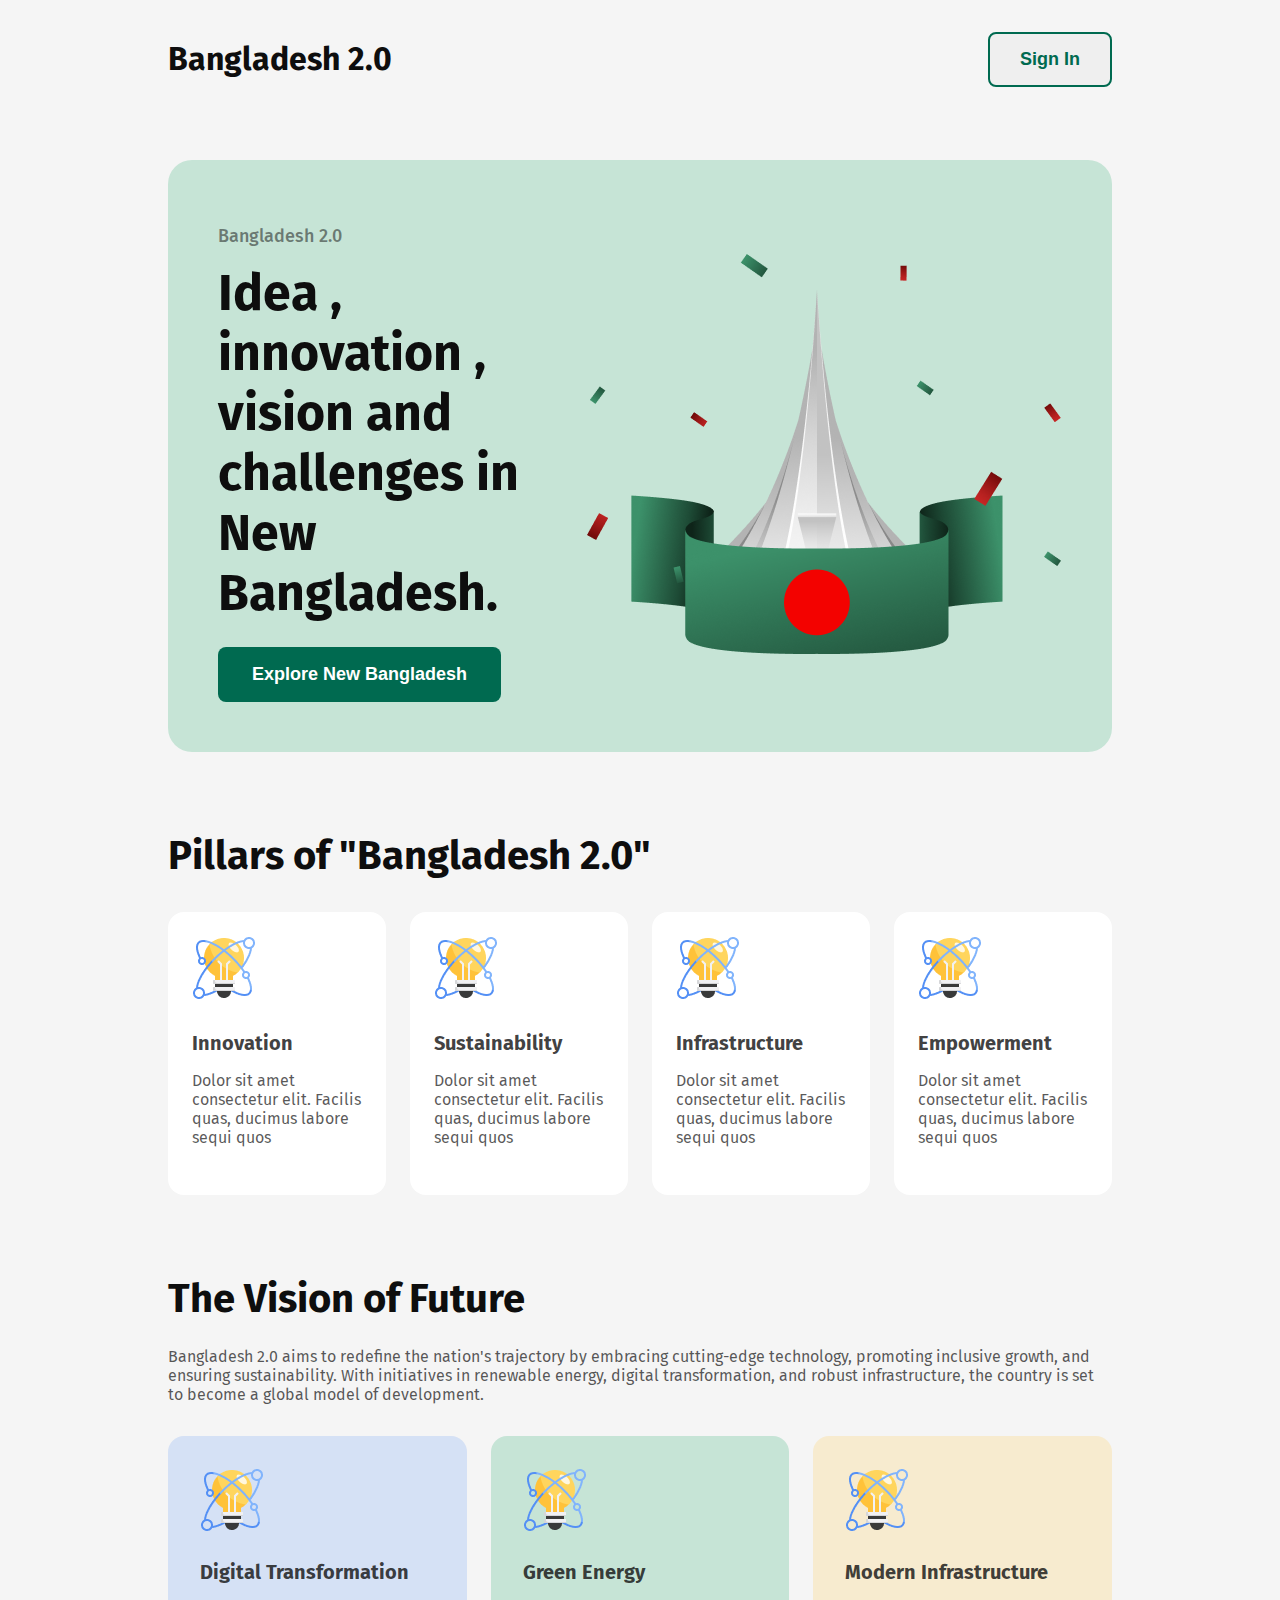
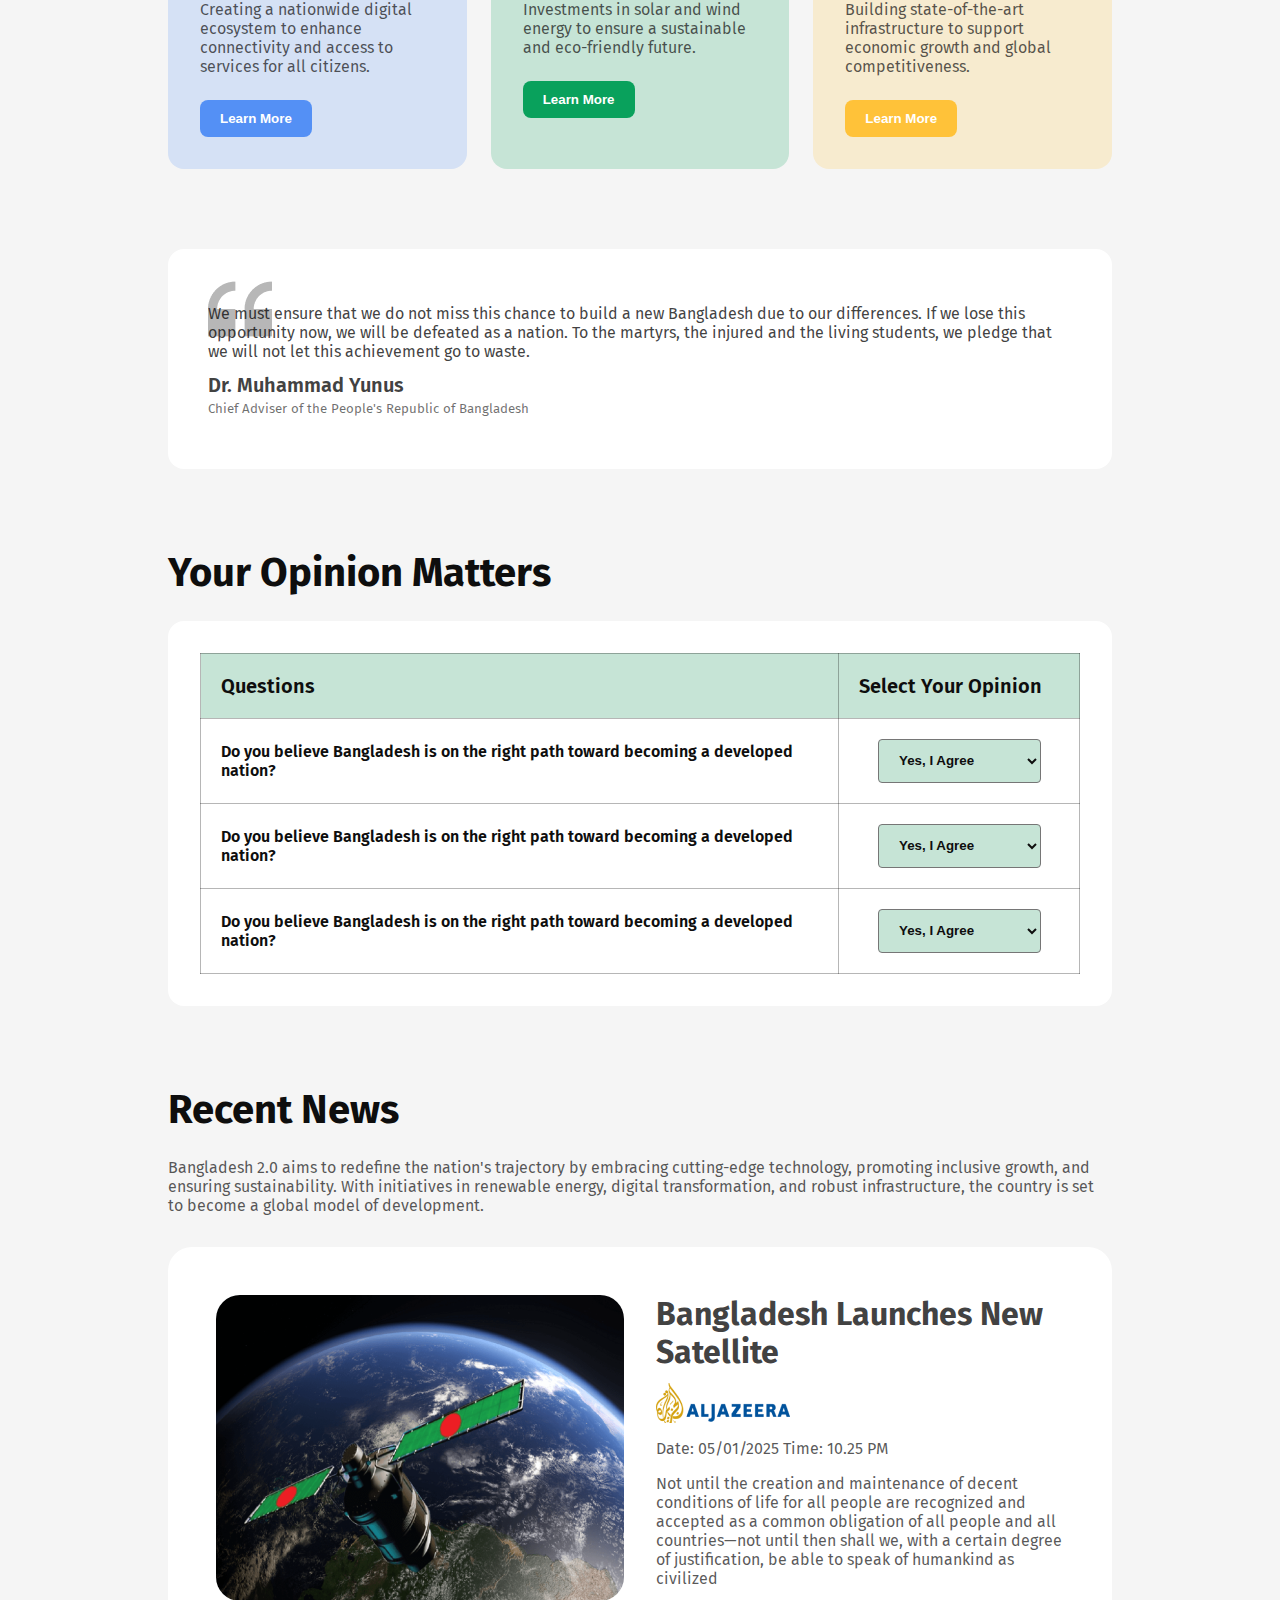
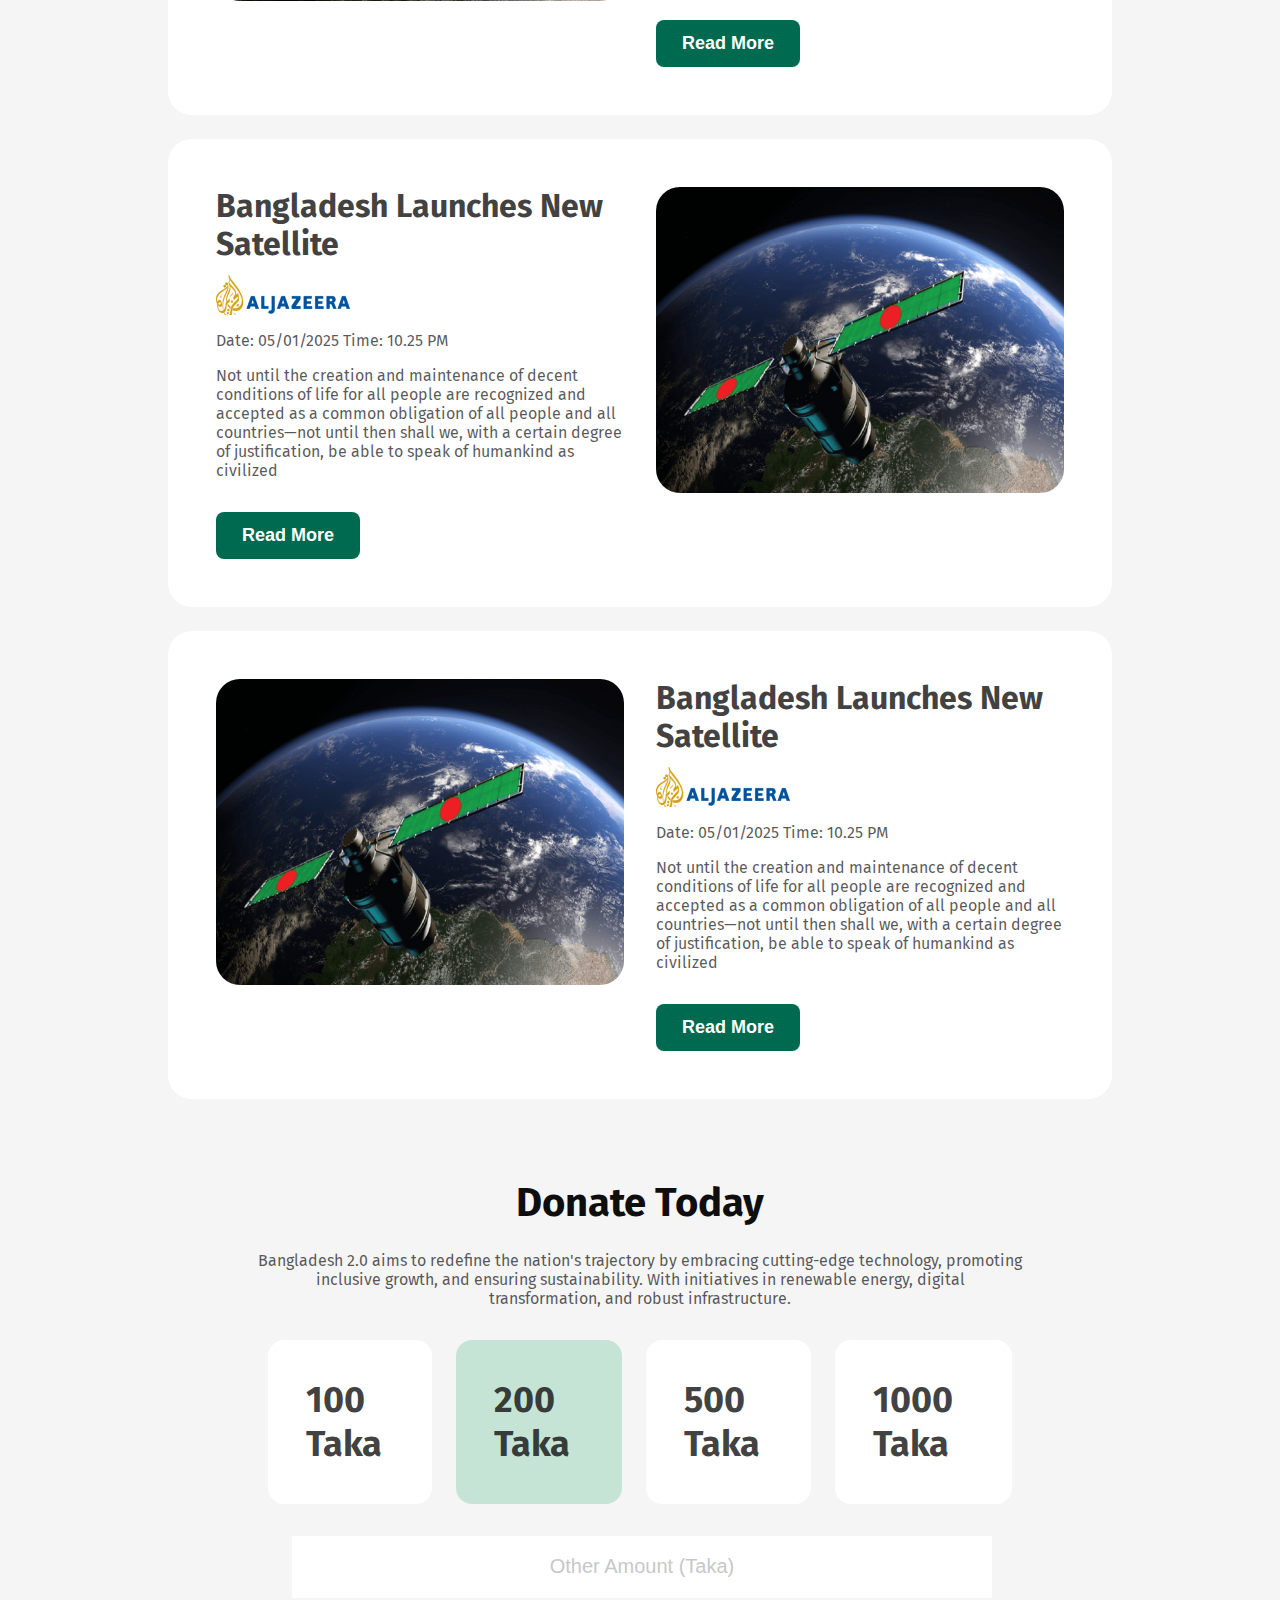
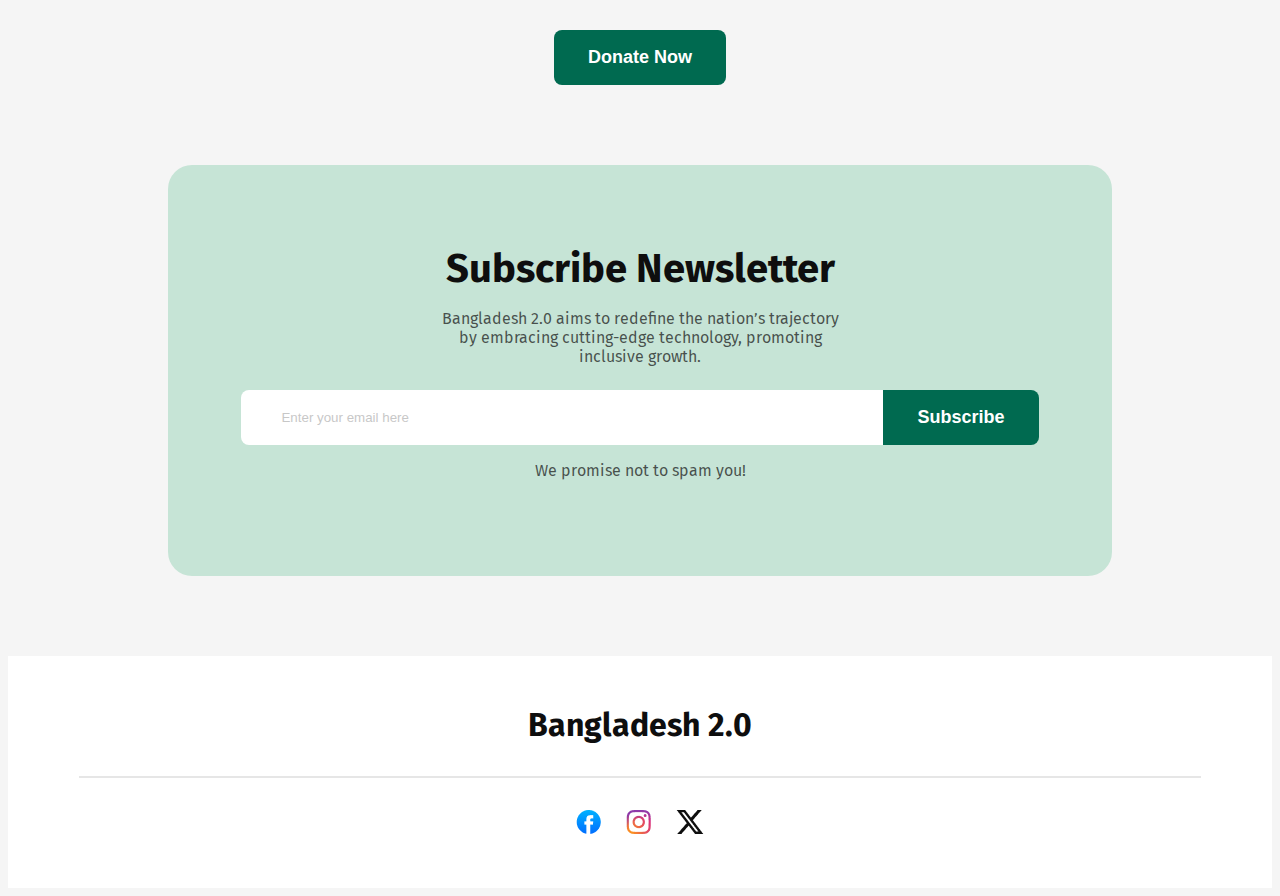
<file: Responsive Bangladesh 2.0/index.html>
<!DOCTYPE html>
<html lang="en">

<head>
    <meta charset="UTF-8">
    <meta name="viewport" content="width=device-width, initial-scale=1.0">
    <title>Bangladesh 2.0</title>
    <link rel="preconnect" href="https://fonts.googleapis.com">
    <link rel="preconnect" href="https://fonts.gstatic.com" crossorigin>
    <link
        href="https://fonts.googleapis.com/css2?family=Fira+Sans:ital,wght@0,100;0,200;0,300;0,400;0,500;0,600;0,700;0,800;0,900;1,100;1,200;1,300;1,400;1,500;1,600;1,700;1,800;1,900&display=swap"
        rel="stylesheet">
    <link rel="stylesheet" href="Styles/style.css">

</head>

<body class="fira_sans_normal">
    <header>
        <nav>
            <div>
                <a href="">
                    <h3 class="nav_title">Bangladesh 2.0</h3>
                </a>
            </div>
            <div><a href=""><button class="nav_btn">Sign In</button></a></div>
        </nav>
        <div class="banner">
            <div class="banner_text">
                <h2 class="banner_title">Bangladesh 2.0</h2>
                <h3 class="banner_subtitle">Idea , innovation ,
                    vision and challenges in New Bangladesh.</h3>
                <a href=""><button class="banner_btn hover_effect_btn">Explore New Bangladesh</button></a>
            </div>
            <div>
                <img src="assets/hero.png" alt="Image of Monument" class="banner_img">
            </div>
        </div>
    </header>
    <main>
        <section class="pillars">
            <h2 class="pillars_title">Pillars of "Bangladesh 2.0"</h2>
            <div class="pillars_cards">
                <div class="pillars_card">
                    <div class="card_img"><img src="assets/card-icon.png" alt="Bulb Icon"></div>
                    <h4 class="card_title">Innovation</h4>
                    <p class="card_description">Dolor sit amet consectetur elit. Facilis quas, ducimus labore sequi quos
                    </p>
                </div>
                <div class="pillars_card">
                    <div class="card_img"><img src="assets/card-icon.png" alt="Bulb Icon"></div>
                    <h4 class="card_title">Sustainability</h4>
                    <p class="card_description">Dolor sit amet consectetur elit. Facilis quas, ducimus labore sequi quos
                    </p>
                </div>
                <div class="pillars_card">
                    <div class="card_img"><img src="assets/card-icon.png" alt="Bulb Icon"></div>
                    <h4 class="card_title">Infrastructure</h4>
                    <p class="card_description">Dolor sit amet consectetur elit. Facilis quas, ducimus labore sequi quos
                    </p>
                </div>
                <div class="pillars_card">
                    <div class="card_img"><img src="assets/card-icon.png" alt="Bulb Icon"></div>
                    <h4 class="card_title">Empowerment</h4>
                    <p class="card_description">Dolor sit amet consectetur elit. Facilis quas, ducimus labore sequi quos
                    </p>
                </div>
            </div>
        </section>
        <section class="vision">
            <h3 class="vision_title">The Vision of Future</h3>
            <p class="vision_description">Bangladesh 2.0 aims to redefine the nation's trajectory by embracing
                cutting-edge technology, promoting inclusive growth, and ensuring sustainability. With initiatives in
                renewable energy, digital transformation, and robust infrastructure, the country is set to become a
                global model of development.</p>
            <div class="vision_cards">
                <div class="vision_card_1">
                    <div><img src="assets/card-icon.png" alt="Image of Card Icon"></div>
                    <h4 class="vision_card_title">Digital Transformation</h4>
                    <p class="vision_card_description">Creating a nationwide digital ecosystem to enhance connectivity
                        and
                        access to services for all
                        citizens.</p>
                    <a href=""><button class="card_1_btn hover_effect_btn">Learn More</button></a>
                </div>
                <div class="vision_card_2">
                    <div><img src="assets/card-icon.png" alt="Image of Card Icon"></div>
                    <h4 class="vision_card_title">Green Energy</h4>
                    <p class="vision_card_description">Investments in solar and wind energy to ensure a sustainable and
                        eco-friendly future.</p>
                    <a href=""><button class="card_2_btn hover_effect_btn">Learn More</button></a>
                </div>
                <div class="vision_card_3">
                    <div><img src="assets/card-icon.png" alt="Image of Card Icon"></div>
                    <h4 class="vision_card_title">Modern Infrastructure</h4>
                    <p class="vision_card_description">Building state-of-the-art infrastructure to support economic
                        growth
                        and global competitiveness.</p>
                    <a href=""><button class="card_3_btn hover_effect_btn">Learn More</button></a>
                </div>
            </div>
        </section>
        <section class="quote">
            <blockquote class="quotation">
                We must ensure that we do not miss this chance to build a new Bangladesh due to our
                differences. If we lose this opportunity now, we will be defeated as a nation. To the martyrs, the
                injured and the living students, we pledge that we will not let this achievement go to waste.
                <footer>
                    <h4 class="quotation_teller">Dr. Muhammad Yunus</h4>
                    <h5 class="quotation_teller_role">Chief Adviser of the People's Republic of Bangladesh
                    </h5>
                </footer>
            </blockquote>
        </section>
        <section class="opinion">
            <h3 class="opinion_title">Your Opinion Matters</h3>
            <div class="opinion_table">
                <table>
                    <tr>
                        <th>Questions</th>
                        <th class="opinion_column">Select Your Opinion</th>
                    </tr>
                    <tr>
                        <td>Do you believe Bangladesh is on the right path toward becoming a developed nation?</td>
                        <td class="opinion_column">
                            <div>
                                <select>
                                    <option>Yes, I Agree</option>
                                    <option>No, I Don't Agree</option>
                                </select>
                            </div>
                        </td>
                    </tr>
                    <tr>
                        <td>Do you believe Bangladesh is on the right path toward becoming a developed nation?</td>
                        <td class="opinion_column">
                            <div>
                                <select>
                                    <option>Yes, I Agree</option>
                                    <option>No, I Don't Agree</option>
                                </select>
                            </div>
                        </td>
                    </tr>
                    <tr>
                        <td>Do you believe Bangladesh is on the right path toward becoming a developed nation?</td>
                        <td class="opinion_column">
                            <div>
                                <select>
                                    <option>Yes, I Agree</option>
                                    <option>No, I Don't Agree</option>
                                </select>
                            </div>
                        </td>
                    </tr>
                </table>
            </div>
        </section>
        <section class="recent_news">
            <h3 class="recent_news_title">Recent News</h3>
            <p class="recent_news_description">Bangladesh 2.0 aims to redefine the nation's trajectory by embracing
                cutting-edge technology, promoting
                inclusive growth, and ensuring sustainability. With initiatives in renewable energy, digital
                transformation, and robust infrastructure, the country is set to become a global model of development.
            </p>
            <div class="news">
                <div><img src="assets/satelite.png" alt="Image of Bangladeshi Satellite" class="satellite_img"></div>
                <div>
                    <h4 class="news_title">Bangladesh Launches New Satellite</h4>
                    <div><img src="assets/al-jazeera.png" alt="Al-Jazeera Logo"></div>
                    <p class="news_date_time">
                        Date: <time datetime="2025-01-05">05/01/2025</time> Time: <time>10.25 PM</time>
                    </p>
                    <p class="news_description">
                        Not until the creation and maintenance of decent conditions of life for all people are
                        recognized and accepted as a common obligation of all people and all countries—not until then
                        shall we,
                        with a certain degree of justification, be able to speak of humankind as civilized
                    </p>
                    <a href=""><button class="news_btn hover_effect_btn">Read More</button></a>
                </div>
            </div>
            <div class="news">
                <div>
                    <h4 class="news_title">Bangladesh Launches New Satellite</h4>
                    <div><img src="assets/al-jazeera.png" alt="Al-Jazeera Logo"></div>
                    <p class="news_date_time">
                        Date: <time datetime="2025-01-05">05/01/2025</time> Time: <time>10.25 PM</time>
                    </p>
                    <p class="news_description">
                        Not until the creation and maintenance of decent conditions of life for all people are
                        recognized and accepted as a common obligation of all people and all countries—not until then
                        shall we,
                        with a certain degree of justification, be able to speak of humankind as civilized
                    </p>
                    <a href=""><button class="news_btn hover_effect_btn">Read More</button></a>
                </div>
                <div><img src="assets/satelite.png" alt="Image of Bangladeshi Satellite" class="satellite_img"></div>
            </div>
            <div class="news">
                <div><img src="assets/satelite.png" alt="Image of Bangladeshi Satellite" class="satellite_img"></div>
                <div>
                    <h4 class="news_title">Bangladesh Launches New Satellite</h4>
                    <div><img src="assets/al-jazeera.png" alt="Al-Jazeera Logo"></div>
                    <p class="news_date_time">
                        Date: <time datetime="2025-01-05">05/01/2025</time> Time: <time>10.25 PM</time>
                    </p>
                    <p class="news_description">
                        Not until the creation and maintenance of decent conditions of life for all people are
                        recognized and accepted as a common obligation of all people and all countries—not until then
                        shall we,
                        with a certain degree of justification, be able to speak of humankind as civilized
                    </p>
                    <a href=""><button class="news_btn hover_effect_btn">Read More</button></a>
                </div>
            </div>
        </section>
        <section class="donation">
            <h3 class="donation_title">Donate Today</h3>
            <p class="donation_description">Bangladesh 2.0 aims to redefine the nation's trajectory by embracing
                cutting-edge technology, promoting inclusive growth, and ensuring sustainability. With initiatives in
                renewable energy, digital transformation, and robust infrastructure.</p>
            <div class="donation_amounts">
                <div class="donation_amount hover_effect">100 Taka</div>
                <div class="donation_amount_colored hover_effect">200 Taka</div>
                <div class="donation_amount hover_effect">500 Taka</div>
                <div class="donation_amount hover_effect">1000 Taka</div>
            </div>
            <form>
                <div class="donation_form">
                    <input type="number" placeholder="Other Amount (Taka)" required>
                    <input type="submit" value="Donate Now">
                </div>
            </form>
        </section>
        <section class="newsletter">
            <div>
                <h2 class="newsletter_title">Subscribe Newsletter</h2>
                <p class="newsletter_description">Bangladesh 2.0 aims to redefine the nation’s trajectory by embracing
                    cutting-edge technology, promoting inclusive growth.</p>
                <form>
                    <div class="newsletter_form">
                        <div class="email_input"><input type="email" placeholder="Enter your email here" required></div>
                        <div><input type="submit" value="Subscribe"></div>
                    </div>
                </form>
                <p class="newsletter_promise">We promise not to spam you!</p>
            </div>
        </section>
    </main>
    <footer>
        <h3 class="footer_title">Bangladesh 2.0</h3>
        <hr>
        <div class="footer_img">
            <div><a href="https://www.facebook.com/"><img src="assets/facebook.png" alt="Facebook Logo"></a></div>
            <div><a href="https://www.instagram.com/"><img src="assets/instagram.png" alt="Instagram Logo"></a></div>
            <div><a href="https://twitter.com/"><img src="assets/x.png" alt="X logo"></a></div>
        </div>
    </footer>
</body>

</html>
</file>
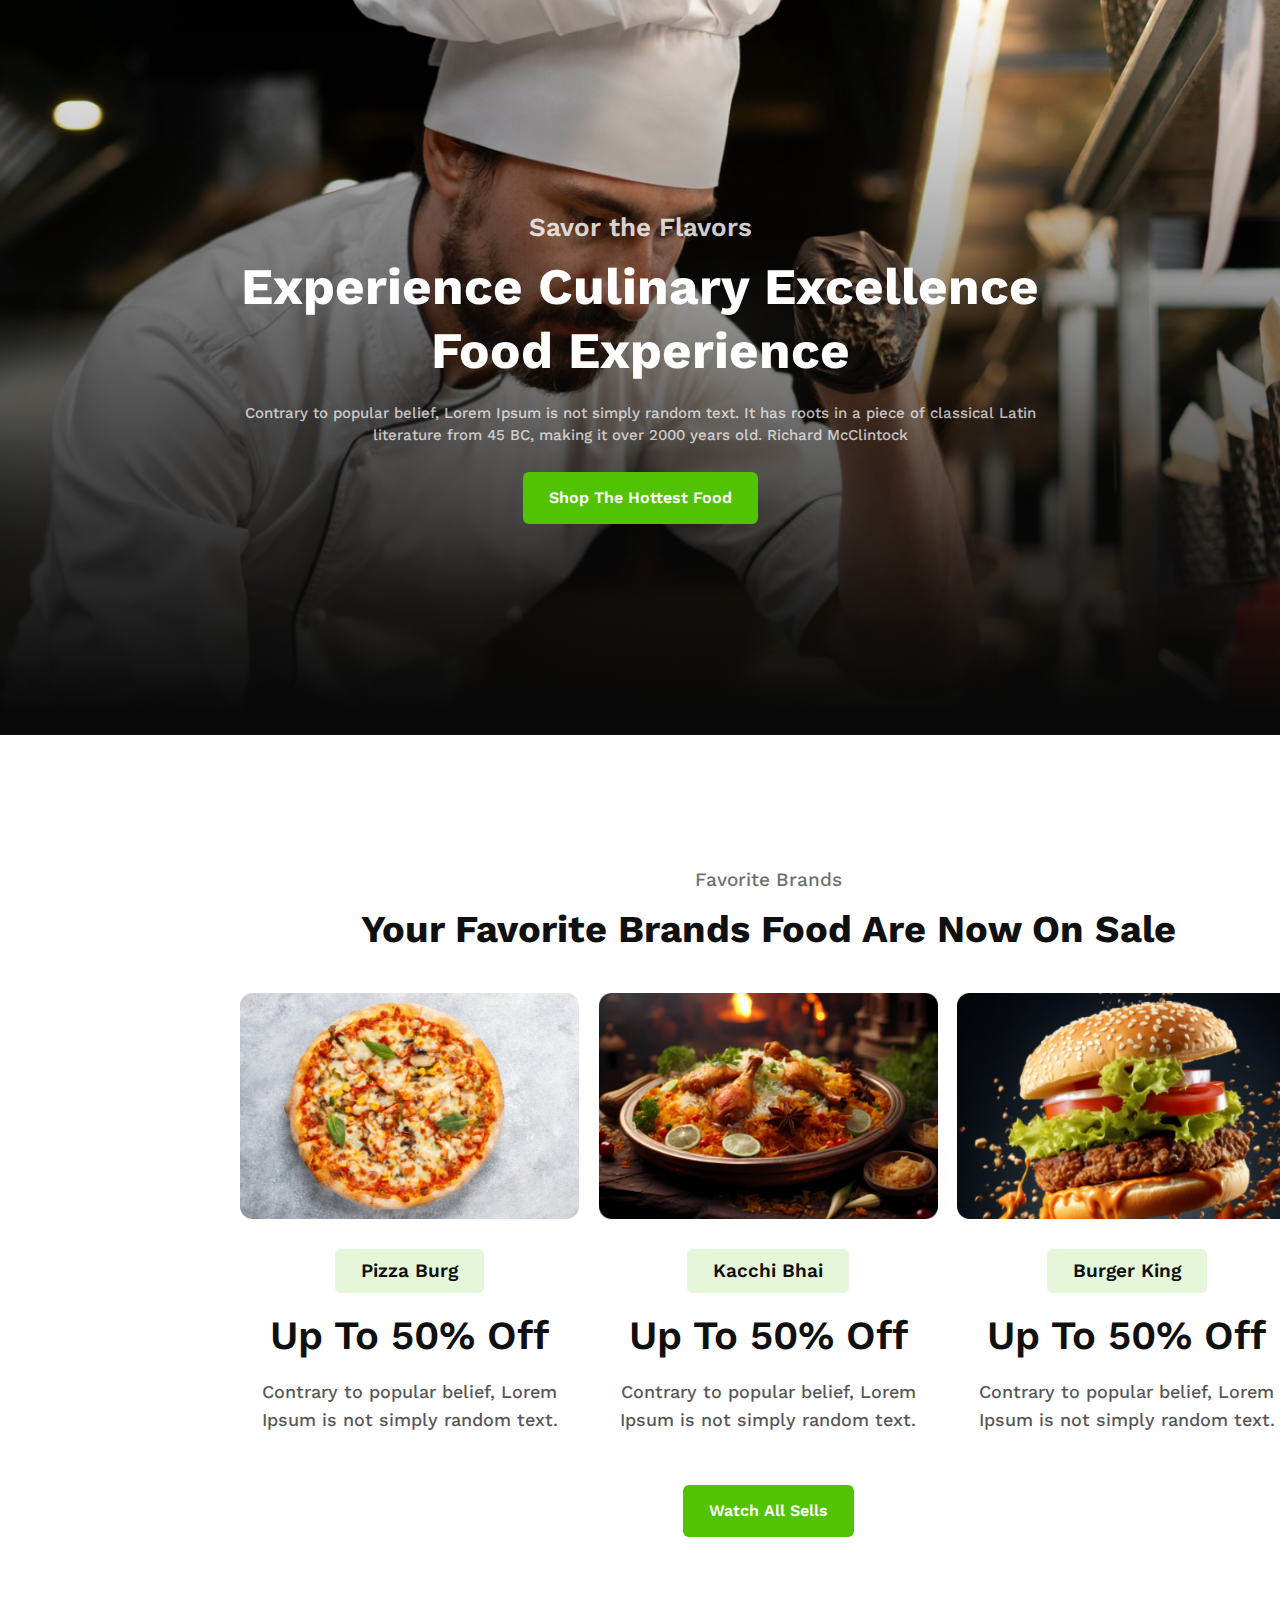
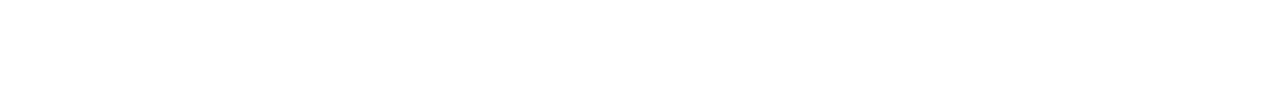
<file: Responsive Restaurant Project/index.html>
<!DOCTYPE html>
<html lang="en">

<head>
    <meta charset="UTF-8">
    <meta name="viewport" content="width=device-width, initial-scale=1.0">
    <title>Food Restaurant Project</title>
    <!-- <link rel="preconnect" href="https://fonts.googleapis.com"> -->
    <!-- <link rel="preconnect" href="https://fonts.gstatic.com" crossorigin> -->
    <!-- <link href="https://fonts.googleapis.com/css2?family=Work+Sans:ital,wght@0,100..900;1,100..900&display=swap" rel="stylesheet"> -->
    <link rel="stylesheet" href="Style/style.css">
</head>

<body>
    <section id="hero">
        <div class="hero_content">
            <p class="subtitle">Savor the Flavors</p>
            <h1 class="title">Experience Culinary Excellence Food Experience</h1>
            <p class="description">Contrary to popular belief, Lorem Ipsum is not simply random text. It has roots in a
                piece of classical Latin literature from 45 BC, making it over 2000 years old. Richard McClintock</p>
            <div class="btn_container">
                <button class="btn">Shop The Hottest Food</button>
            </div>
        </div>
    </section>
    <section id="card_box">
        <div class="container">
            <div class="info">
                <p class="subtitle">Favorite Brands</p>
                <h1 class="title">Your Favorite Brands Food Are Now On Sale</h1>
            </div>
        </div>
        <div class="card_container">
            <div class="card">
                <div class="image_box">
                    <img src="assets/pizza.png" alt="Pizza">
                </div>
                <div class="shop">
                    <span>Pizza Burg</span>
                </div>
                <h1 class="card_title">Up To 50% Off</h1>
                <p class="card_subtitle">Contrary to popular belief, Lorem Ipsum is not simply random text.</p>
            </div>
            <div class="card">
                <div class="image_box">
                    <img src="assets/biriyani.png" alt="Pizza">
                </div>
                <div class="shop">
                    <span>Kacchi Bhai</span>
                </div>
                <h1 class="card_title">Up To 50% Off</h1>
                <p class="card_subtitle">Contrary to popular belief, Lorem Ipsum is not simply random text.</p>
            </div>
            <div class="card">
                <div class="image_box">
                    <img src="assets/burger.png" alt="Pizza">
                </div>
                <div class="shop">
                    <span>Burger King</span>
                </div>
                <h1 class="card_title">Up To 50% Off</h1>
                <p class="card_subtitle">Contrary to popular belief, Lorem Ipsum is not simply random text.</p>
            </div>
        </div>
        <div class="btn_container">
            <button class="btn">Watch All Sells</button>
        </div>
    </section>
</body>

</html>
</file>
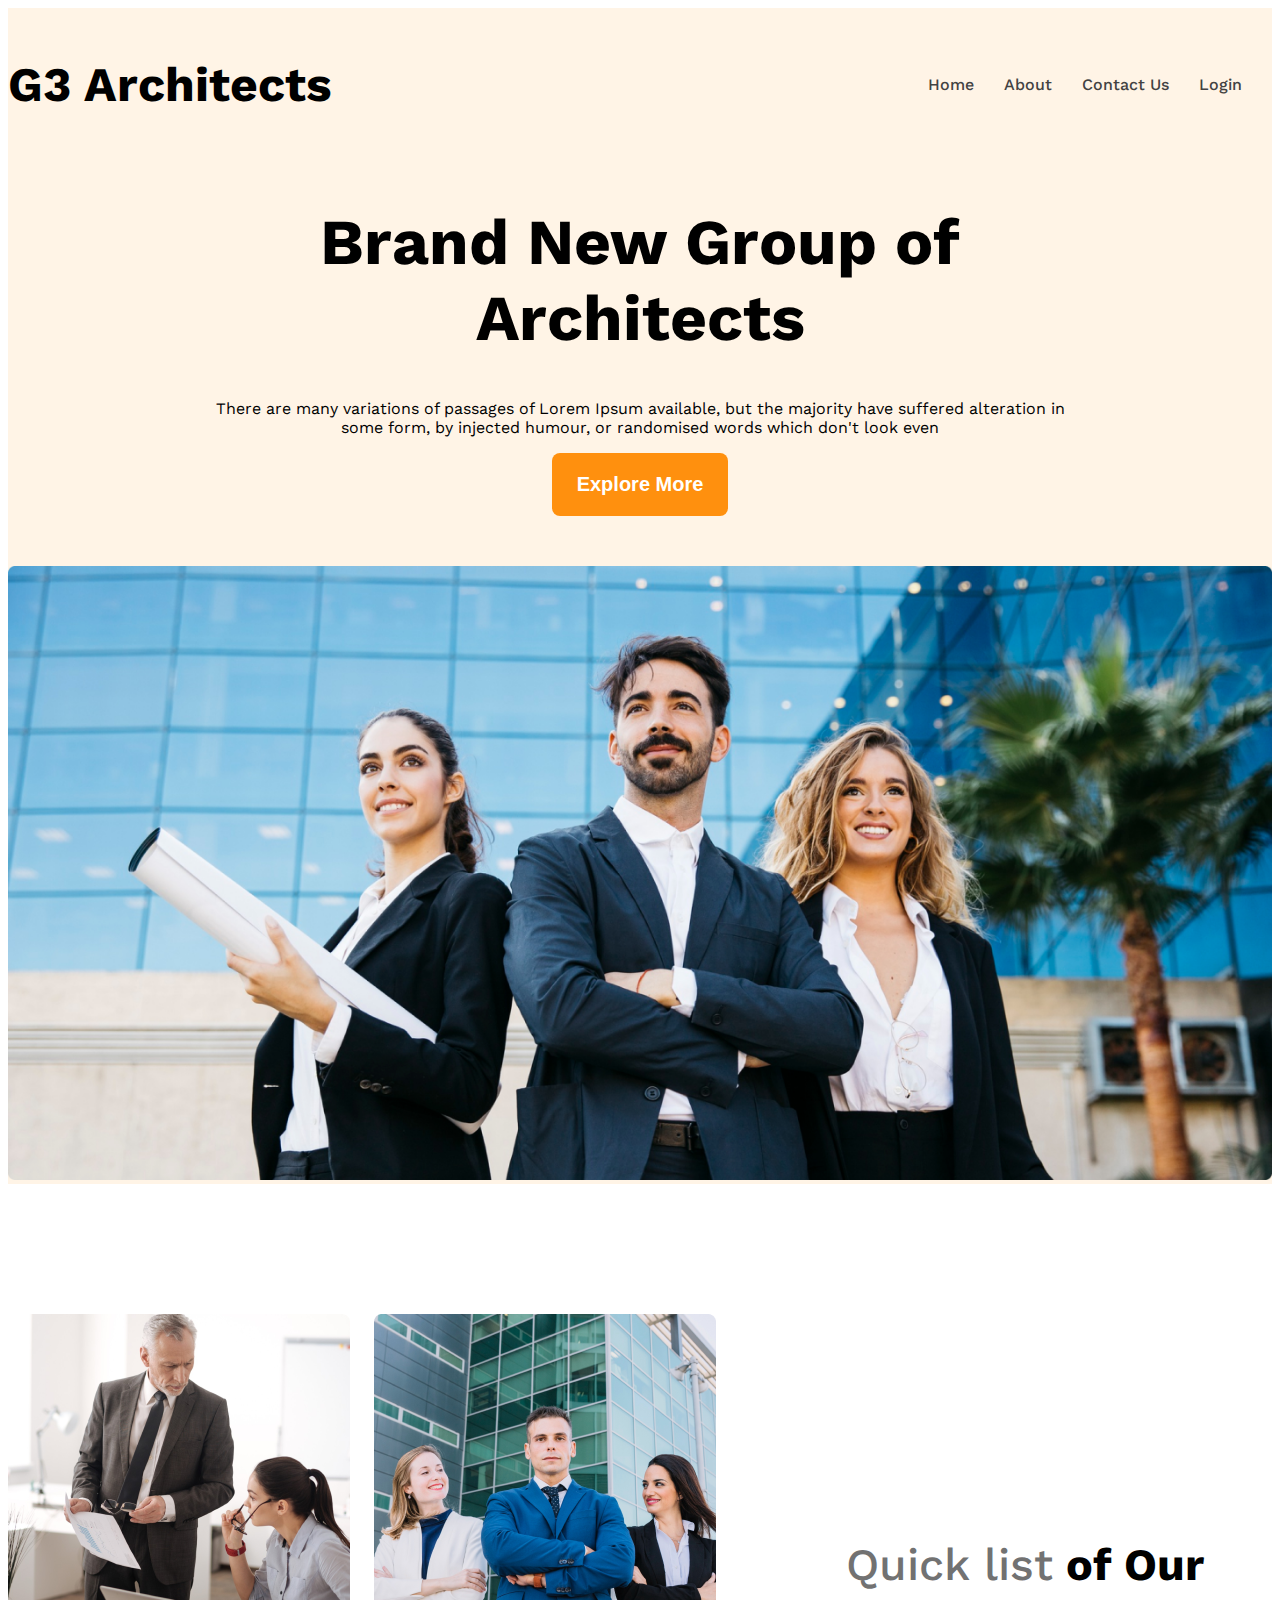
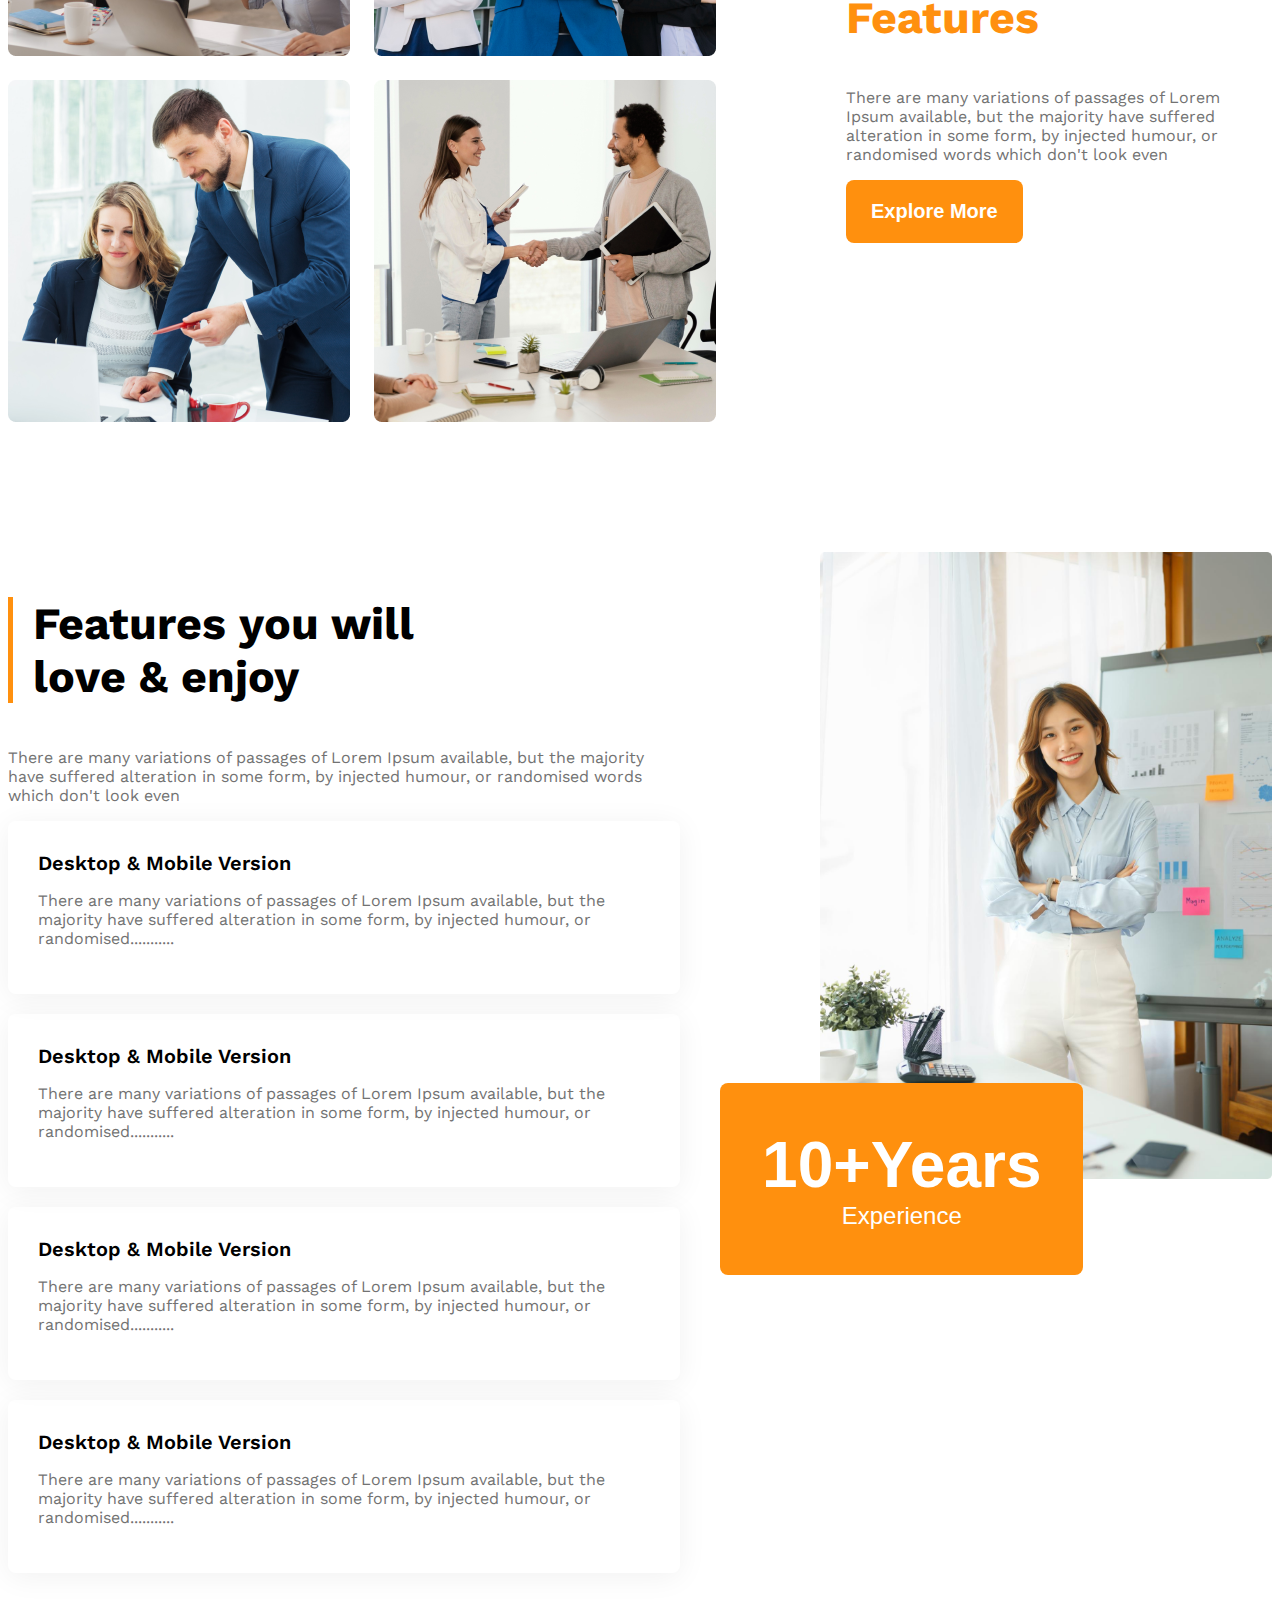
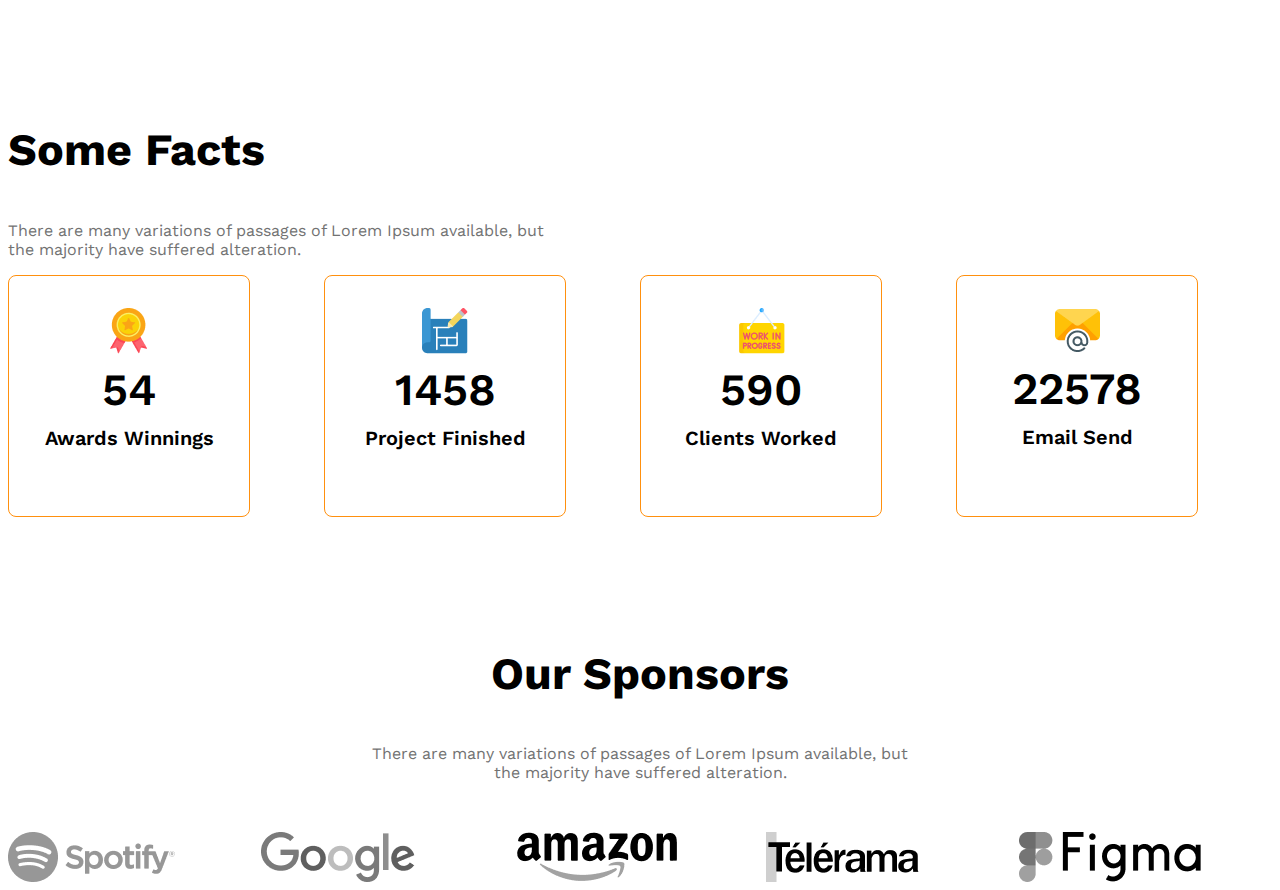
<file: Repository/G3 Architects Website/index.html>
<!DOCTYPE html>
<html lang="en">

<head>
    <meta charset="UTF-8">
    <meta name="viewport" content="width=device-width, initial-scale=1.0">
    <title>G3 Architects</title>
    <link rel="stylesheet" href="styles/architects.css">
</head>

<body class="work-sans-font">
    <header class="bg-light">
        <nav class="navbar display-flex">
            <h3 class="brand">G3 Architects</h3>
            <ul class="nav-links display-flex">
                <!-- li.nav-item*4>a.nav-link -->
                <li class="nav-item"><a href="" class="nav-link text-gray">Home</a></li>
                <li class="nav-item"><a href="" class="nav-link text-gray">About</a></li>
                <li class="nav-item"><a href="" class="nav-link text-gray">Contact Us</a></li>
                <li class="nav-item"><a href="" class="nav-link text-gray">Login</a></li>
            </ul>
        </nav>
        <div class="banner">
            <div class="banner-content">
                <h1 class="banner-title">Brand New Group of Architects</h1>
                <p class="banner-description">There are many variations of passages of Lorem Ipsum available, but the
                    majority have suffered alteration in some form, by injected humour, or randomised words which don't
                    look even</p>
                <button class="btn-primary">Explore More</button>
            </div>
            <img class="banner-image" src="images/banner.png" alt="">
        </div>
    </header>
    <main>
        <!-- teams section start -->
        <section class="teams display-flex">
            <div class="team-img-container">
                <img src="images/team1.png" alt="two architect discussing about design">
                <img src="images/team2.png" alt="">
                <img src="images/team3.png" alt="">
                <img src="images/team4.png" alt="">
            </div>
            <div class="our-features">
                <h3 class="section-title"><span id="quick-list" class="text-light-gray">Quick list</span> <span>of Our
                    </span><span class="text-primary">Features</span></h3>
                <p class="feature-description text-light-gray">There are many variations of passages of Lorem Ipsum
                    available, but the majority have suffered alteration in some form, by injected humour, or randomised
                    words which don't look even</p>
                <button class="btn-primary">Explore More</button>
            </div>
        </section>

        <!-- features section start -->
         <section class="features display-flex">
            <div>
                <h3 id="feature-section-title" class="section-title">Features you will <br> love & enjoy</h3>
                <p class="text-light-gray">There are many variations of passages of Lorem Ipsum available, but the majority have suffered alteration in some form, by injected humour, or randomised words which don't look even</p>

                <!-- feature card container -->
                 <div class="feature-card">
                    <h4 class="feature-title">Desktop & Mobile Version</h4>
                    <p class="text-light-gray">There are many variations of passages of Lorem Ipsum available, but the majority have suffered alteration in some form, by injected humour, or randomised...........</p>
                 </div>
                 <div class="feature-card">
                    <h4 class="feature-title">Desktop & Mobile Version</h4>
                    <p class="text-light-gray">There are many variations of passages of Lorem Ipsum available, but the majority have suffered alteration in some form, by injected humour, or randomised...........</p>
                 </div>
                 <div class="feature-card">
                    <h4 class="feature-title">Desktop & Mobile Version</h4>
                    <p class="text-light-gray">There are many variations of passages of Lorem Ipsum available, but the majority have suffered alteration in some form, by injected humour, or randomised...........</p>
                 </div>
                 <div class="feature-card">
                    <h4 class="feature-title">Desktop & Mobile Version</h4>
                    <p class="text-light-gray">There are many variations of passages of Lorem Ipsum available, but the majority have suffered alteration in some form, by injected humour, or randomised...........</p>
                 </div>

            </div>
            <div class="featured-architect">
                <img src="images/architect.png" alt="">
                <button id="experience-badge" class="btn-primary">
                    <span id="experience-year">10+Years</span>
                    <br>
                    <span>Experience</span>
                </button>
            </div>
         </section>

        <!-- some facts -->
        <section>
            <h3 class="section-title">Some Facts</h3>
            <p class="text-light-gray fact-description">There are many variations of passages of Lorem Ipsum available, but the majority
                have suffered alteration.</p>
            <div class="facts-container">
                <!-- .fact-card*4>img.fact-icon+h4.fact-number+h5.fact-name -->
                <div class="fact-card display-flex">
                    <div>
                        <img src="images/icons/ribon.png" alt="" class="fact-icon">
                        <h4 class="fact-number">54</h4>
                        <h5 class="fact-name">Awards Winnings</h5>
                    </div>
                </div>
                <div class="fact-card display-flex">
                    <div>
                        <img src="images/icons/projects.png" alt="" class="fact-icon">
                        <h4 class="fact-number">1458</h4>
                        <h5 class="fact-name">Project Finished</h5>
                    </div>
                </div>
                <div class="fact-card display-flex">
                    <div>
                        <img src="images/icons/customers.png" alt="" class="fact-icon">
                        <h4 class="fact-number">590</h4>
                        <h5 class="fact-name">Clients Worked</h5>
                    </div>
                </div>
                <div class="fact-card display-flex">
                    <div>
                        <img src="images/icons/email.png" alt="" class="fact-icon">
                        <h4 class="fact-number">22578</h4>
                        <h5 class="fact-name">Email Send</h5>
                    </div>
                </div>

            </div>
        </section>

        <!-- Some facts  -->
        <section class="our-sponsors">
            <div class="sponsor-info">
                <h3 class="section-title">Our Sponsors</h3>
                <p class="text-light-gray">There are many variations of passages of Lorem Ipsum available, but the majority have suffered alteration.</p>
            </div>
            <div class="sponsor-companies">
                <img src="images/sponsors/spotify.png" alt="">
                <img src="images/sponsors/google.png" alt="">
                <img src="images/sponsors/amazon.png" alt="">
                <img src="images/sponsors/telerama.png" alt="">
                <img src="images/sponsors/figma.png" alt="">
            </div>
        </section>
    </main>
    <footer>

    </footer>
</body>

</html>
</file>
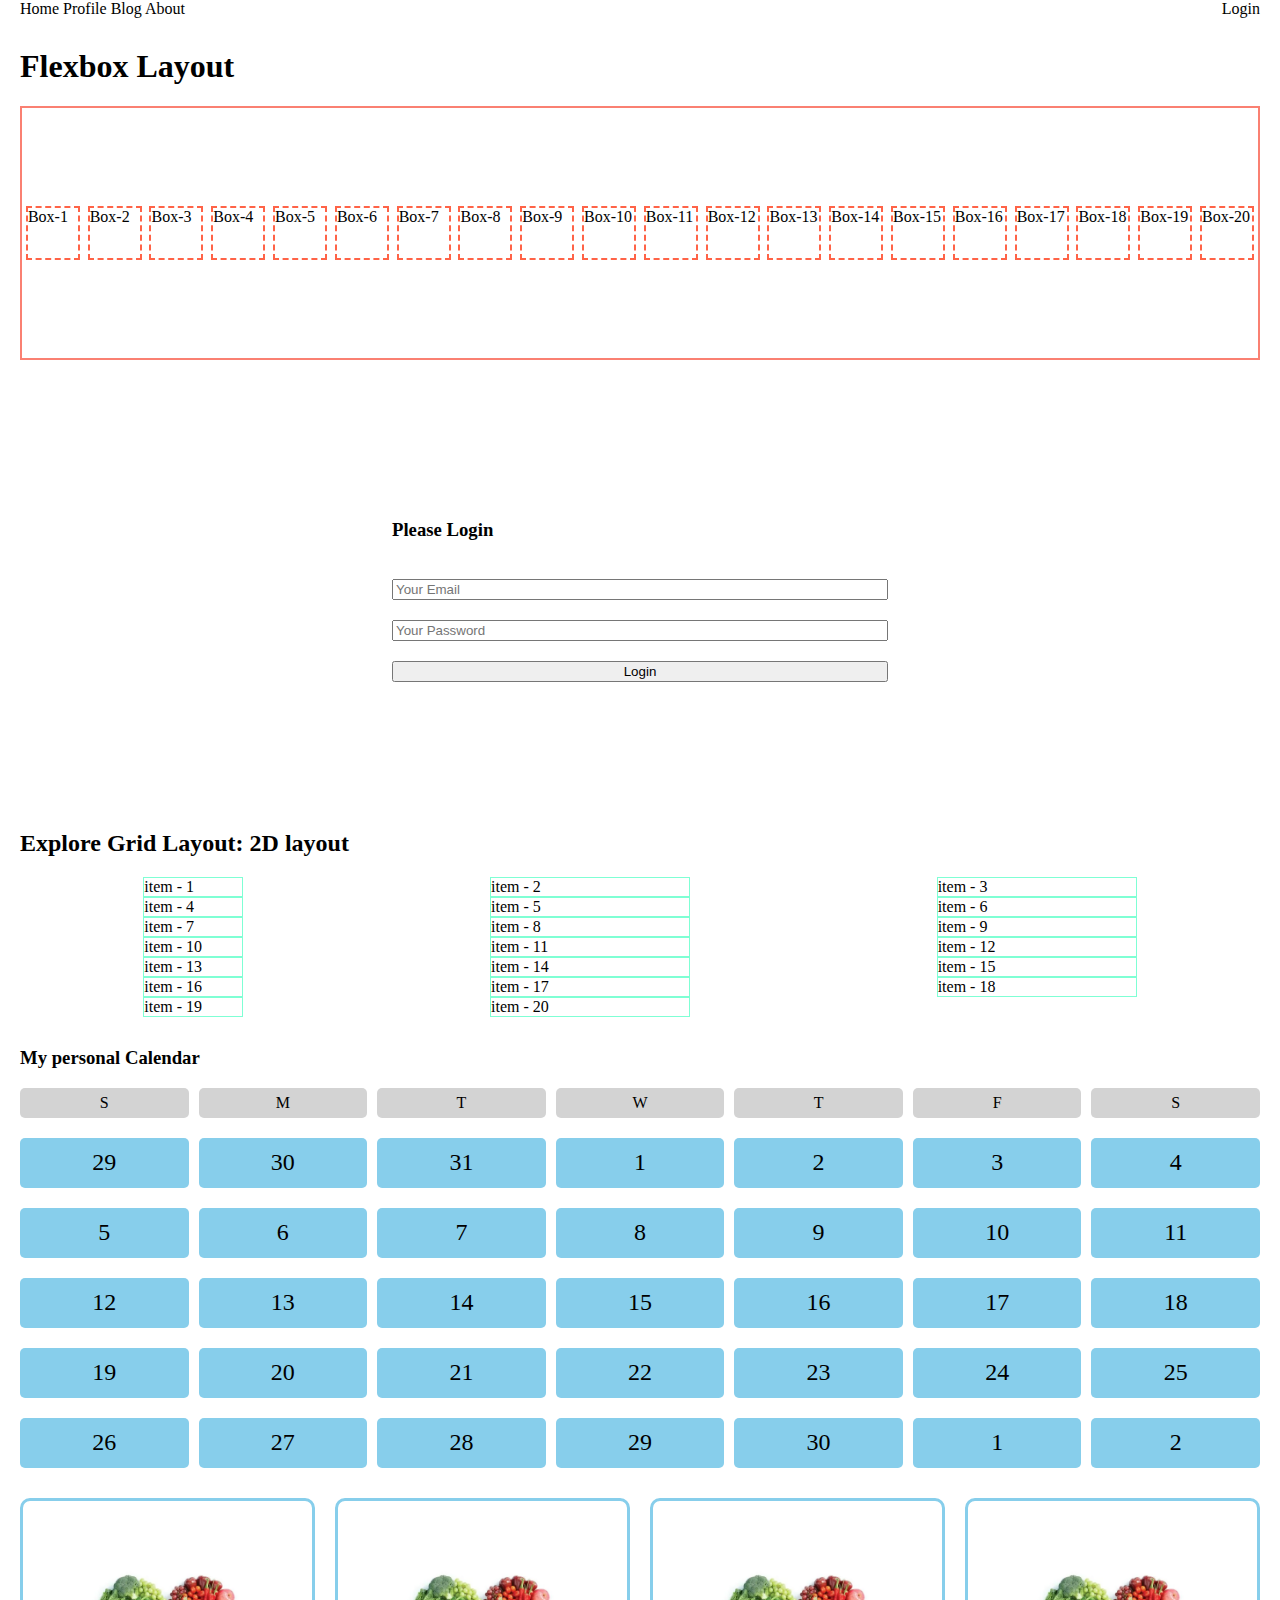
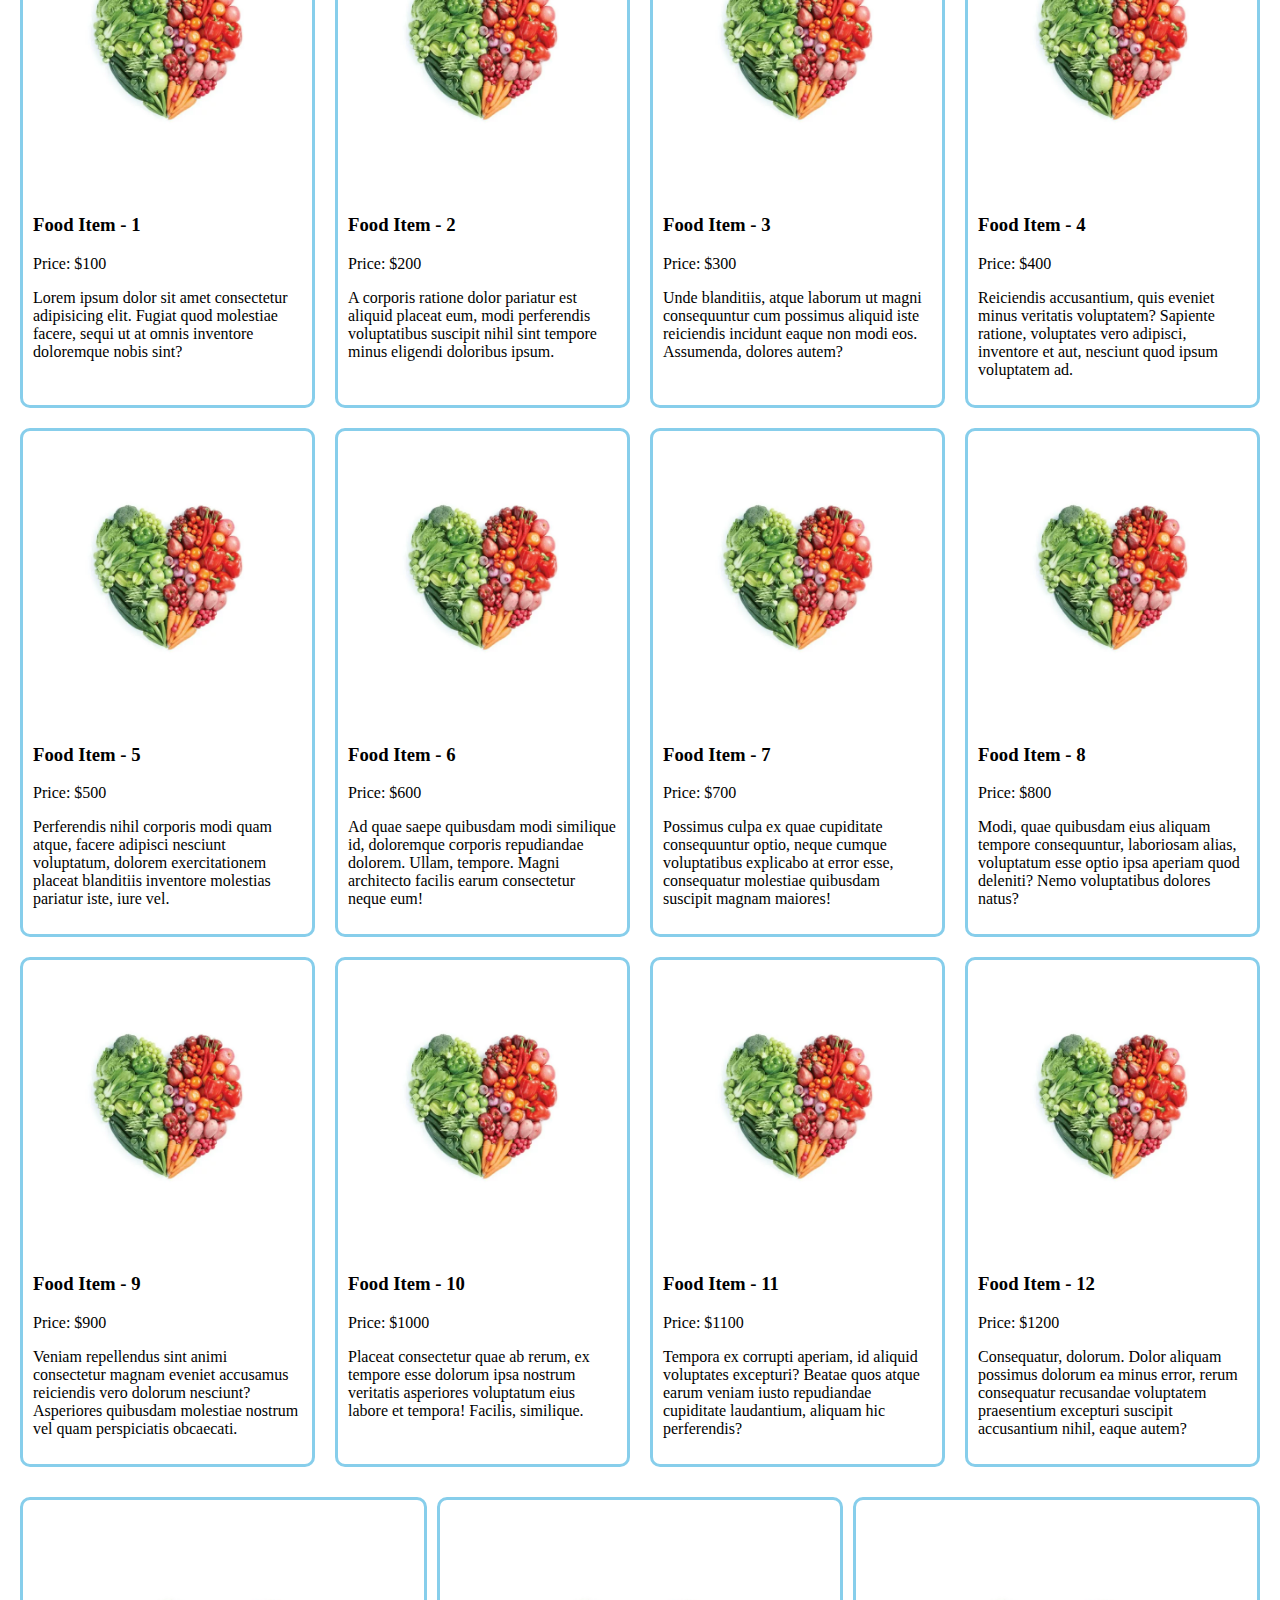
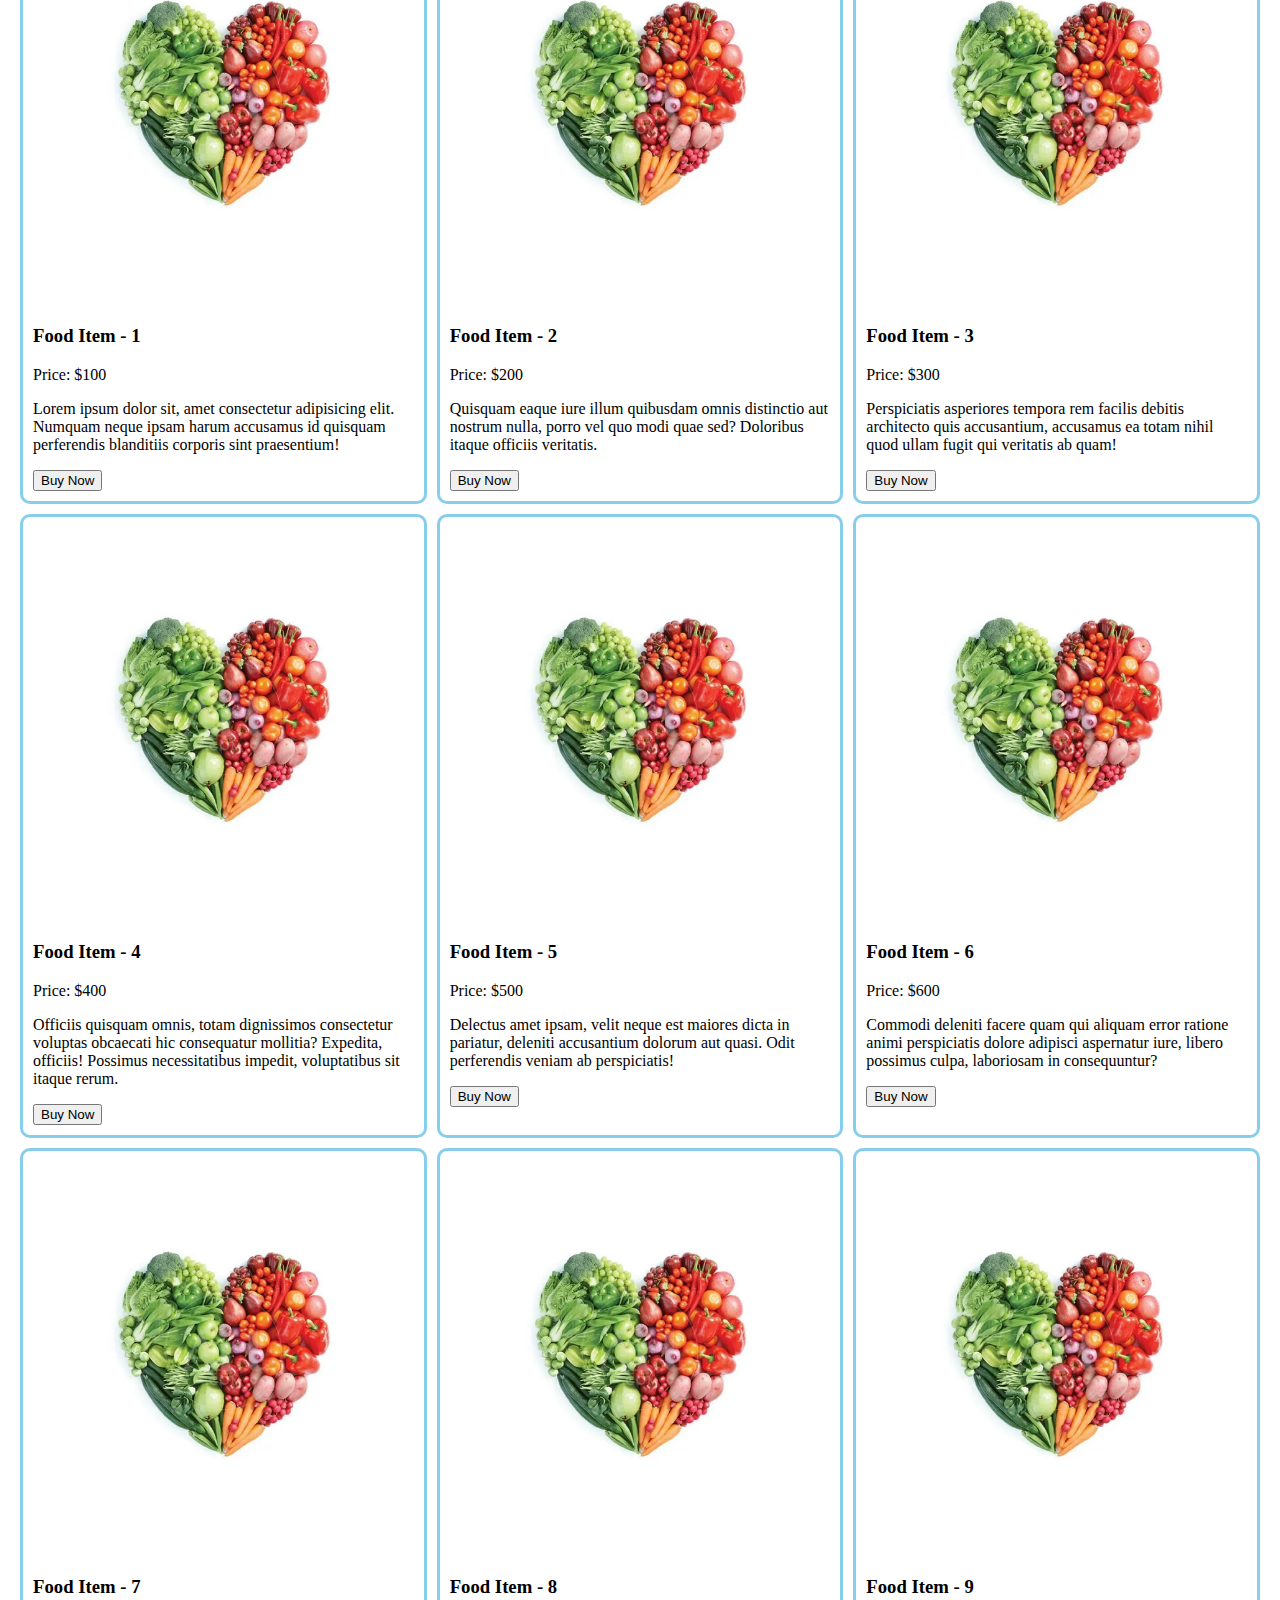
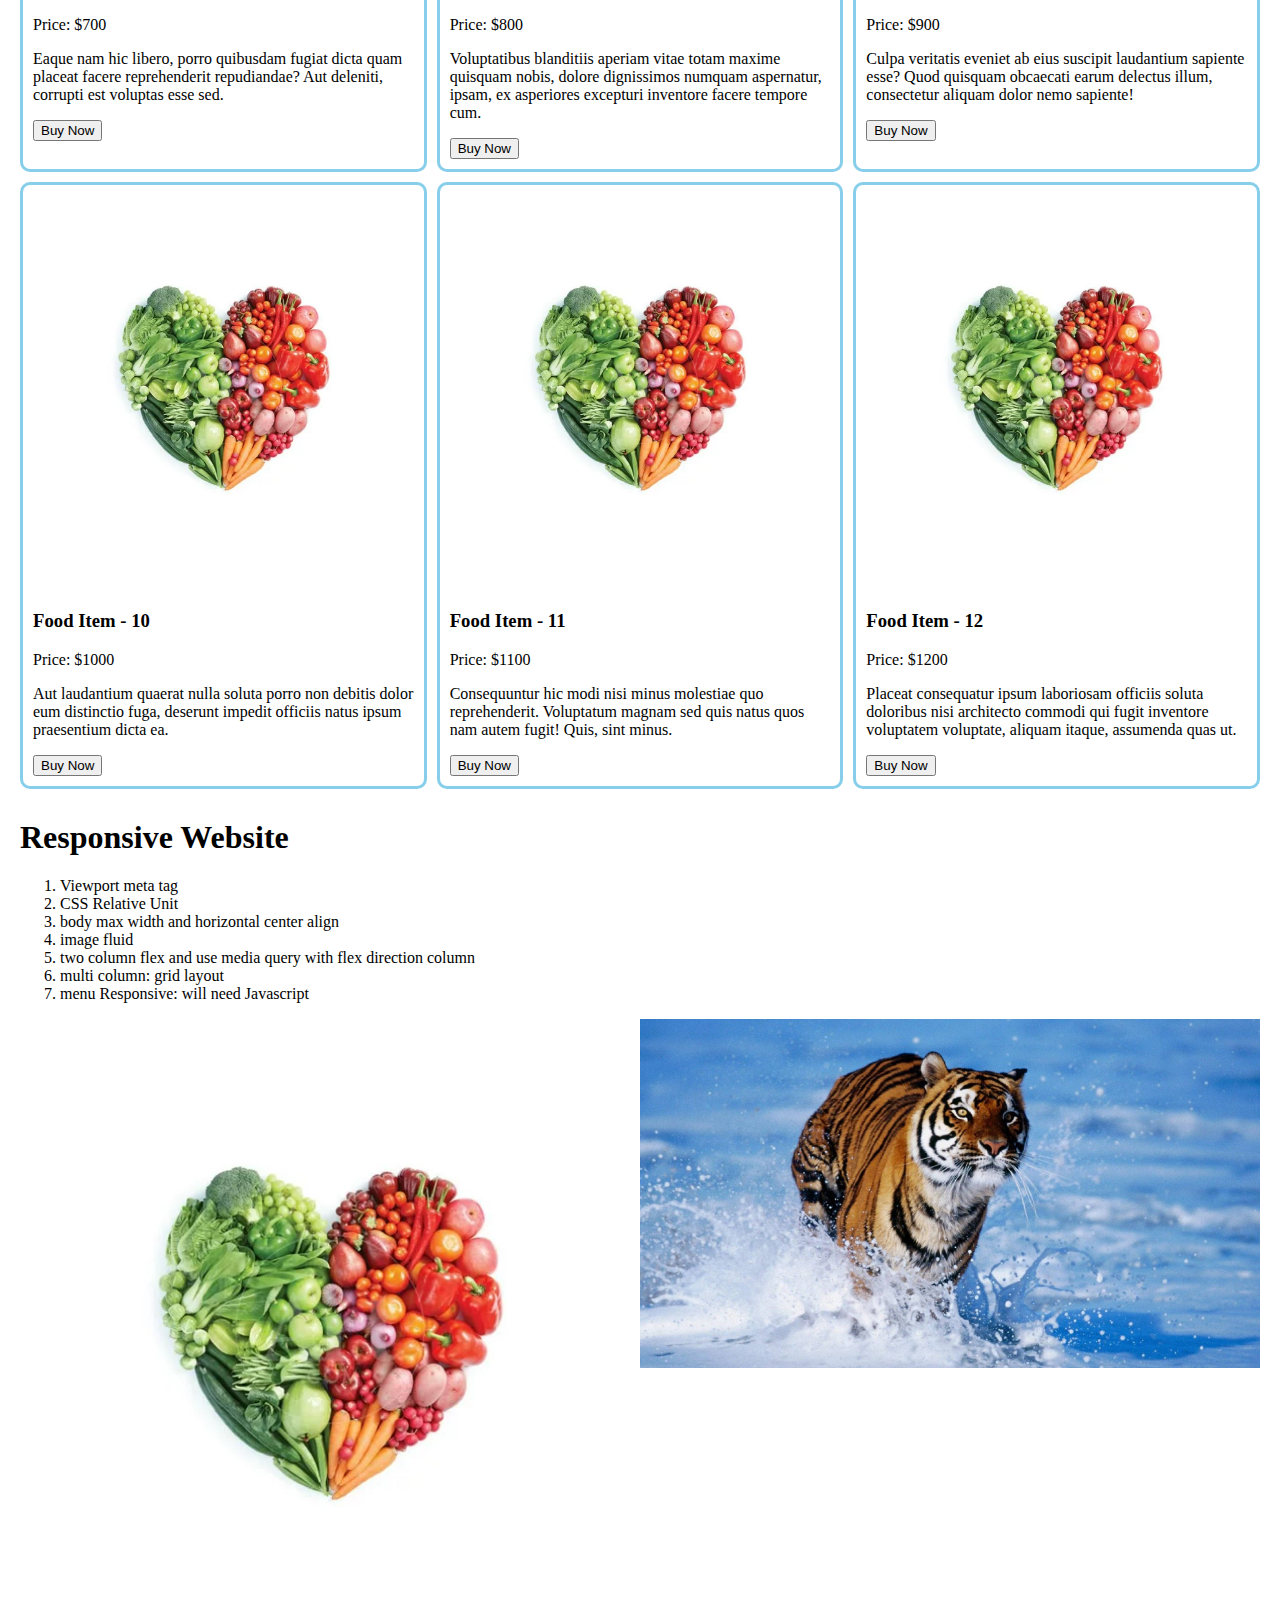
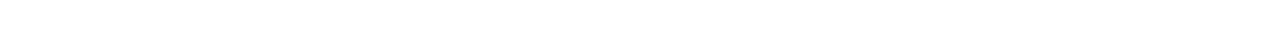
<file: Module_1.html>
<!DOCTYPE html>
<html lang="en">

<head>
    <meta charset="UTF-8">
    <meta name="viewport" content="width=device-width, initial-scale=1.0">
    <title>Milestone 2 module 1</title>
    <style>
        /* Flexbox Styles */
        .flexbox-container {
            border: 2px solid salmon;
            display: flex;
            justify-content: space-around;
            align-items: center;
            /* flex-direction: row-reverse; */
            height: 250px;
            flex-wrap: wrap;
            /* New learned item */
            /* flex-wrap: wrap-reverse; */
        }

        .box {
            border: 2px dashed tomato;
            width: 50px;
            height: 50px;
        }

        /* Form Styles */
        nav {
            display: flex;
            justify-content: space-between;
        }

        nav a {
            text-decoration: none;
            color: black;
        }

        .login-form-container {
            display: flex;
            justify-content: center;
            align-items: center;
            height: 50vh;
            /* border: 1px solid salmon; */
        }

        .login-form {
            display: flex;
            flex-direction: column;
            justify-content: center;
            /* border: 2px solid blueviolet    ; */
            width: 40%;
        }

        .login-form input {
            margin-top: 20px;
        }

        /* Grid Styles */
        .grid-container {
            display: grid;
            /* grid-template-columns: 200px 200px 200px 200px 200px; 
            */
            /* grid-template-columns: 100px 200px 400px 200px 200px;  */

            /* grid-template-columns: repeat(2, 100px) 200px 150px; */
            /* grid-template-columns: repeat(6, 1fr) 2fr; */
            grid-template-columns: 100px 200px 200px;
            justify-content: space-around;

        }

        .item {
            border: 1px solid aquamarine;
        }

        /* Calender Styles */
        h3,
        h1 {
            margin-top: 30px;
        }

        .calendar {
            display: grid;
            grid-template-columns: repeat(7, 1fr);
            grid-template-rows: 30px repeat(5, 50px);
            row-gap: 20px;
            column-gap: 10px;
        }

        .date,
        .day {
            background-color: skyblue;
            border-radius: 5px;
            display: flex;
            justify-content: center;
            align-items: center;
            font-size: 1.5em;
        }

        .day {
            background-color: lightgray;
            font-size: 1em;
        }

        /* Responsive Media Styles */
        .media-container {
            display: grid;
            grid-template-columns: repeat(4, 1fr);
            gap: 20px;
            margin-top: 30px;
        }

        .food {
            border: 3px solid skyblue;
            padding: 10px;
            border-radius: 10px;
        }

        .food img {
            width: 100%;
        }

        /* In a browser, from inspect option device width can be seen. */
        /* From Bootstrap Breakpoint website different breakpoint width can be found */

        /* Media Query Styles */
        .media-query-container {
            display: grid;
            grid-template-columns: repeat(3, 1fr);
            gap: 10px;
            margin-top: 30px;
        }

        /* smaller device */
        @media screen and (max-width:576px) {
            .media-query-container {
                grid-template-columns: repeat(1, 1fr);
            }

            .food {
                background-color: aquamarine;
            }
        }

        /* medium  device*/
        @media screen and (min-width: 576px) and (max-width:992px) {
            .media-query-container {
                grid-template-columns: repeat(2, 1fr);
            }
        }

        /* simple media query */
        @media screen and (max-width: 576px) {
            .media-container {
                grid-template-columns: repeat(1, 1fr);
            }
        }

        /* Responsive Website Styles */
        body {
            max-width: 1240px;
            margin: 0 auto;
        }

        .image-container {
            display: flex;
        }

        .image-container div {
            width: 50%;
        }

        .image-container img {
            width: 100%;
        }

        @media screen and (max-width:576px) {
            .image-container {
                flex-direction: column-reverse;
            }

            .image-container div {
                width: 100%;
            }
        }
    </style>
</head>

<body>
    <!-- Navigation -->
    <nav>
        <div>
            <a href="">Home</a>
            <a href="">Profile</a>
            <a href="">Blog</a>
            <a href="">About</a>
        </div>
        <a href="">Login</a>
    </nav>

    <!-- Flexbox -->
    <h1>Flexbox Layout</h1>
    <div class="flexbox-container">
        <div class="box">Box-1</div>
        <div class="box">Box-2</div>
        <div class="box">Box-3</div>
        <div class="box">Box-4</div>
        <div class="box">Box-5</div>
        <div class="box">Box-6</div>
        <div class="box">Box-7</div>
        <div class="box">Box-8</div>
        <div class="box">Box-9</div>
        <div class="box">Box-10</div>
        <div class="box">Box-11</div>
        <div class="box">Box-12</div>
        <div class="box">Box-13</div>
        <div class="box">Box-14</div>
        <div class="box">Box-15</div>
        <div class="box">Box-16</div>
        <div class="box">Box-17</div>
        <div class="box">Box-18</div>
        <div class="box">Box-19</div>
        <div class="box">Box-20</div>
    </div>

    <!-- Form -->
    <section class="login-form-container">
        <form class="login-form">
            <h3>Please Login</h3>
            <input type="email" placeholder="Your Email" required>
            <input type="password" placeholder="Your Password" required>
            <input type="submit" value="Login">
        </form>
    </section>

    <!-- Grid -->
    <h2>Explore Grid Layout: 2D layout</h2>
    <div class="grid-container">
        <div class="item">item - 1</div>
        <div class="item">item - 2</div>
        <div class="item">item - 3</div>
        <div class="item">item - 4</div>
        <div class="item">item - 5</div>
        <div class="item">item - 6</div>
        <div class="item">item - 7</div>
        <div class="item">item - 8</div>
        <div class="item">item - 9</div>
        <div class="item">item - 10</div>
        <div class="item">item - 11</div>
        <div class="item">item - 12</div>
        <div class="item">item - 13</div>
        <div class="item">item - 14</div>
        <div class="item">item - 15</div>
        <div class="item">item - 16</div>
        <div class="item">item - 17</div>
        <div class="item">item - 18</div>
        <div class="item">item - 19</div>
        <div class="item">item - 20</div>
    </div>

    <!-- Calender using grid -->
    <h3>My personal Calendar</h3>
    <div class="calendar">
        <div class="day">S</div>
        <div class="day">M</div>
        <div class="day">T</div>
        <div class="day">W</div>
        <div class="day">T</div>
        <div class="day">F</div>
        <div class="day">S</div>
        <div class="date">29</div>
        <div class="date">30</div>
        <div class="date">31</div>
        <div class="date">1</div>
        <div class="date">2</div>
        <div class="date">3</div>
        <div class="date">4</div>
        <div class="date">5</div>
        <div class="date">6</div>
        <div class="date">7</div>
        <div class="date">8</div>
        <div class="date">9</div>
        <div class="date">10</div>
        <div class="date">11</div>
        <div class="date">12</div>
        <div class="date">13</div>
        <div class="date">14</div>
        <div class="date">15</div>
        <div class="date">16</div>
        <div class="date">17</div>
        <div class="date">18</div>
        <div class="date">19</div>
        <div class="date">20</div>
        <div class="date">21</div>
        <div class="date">22</div>
        <div class="date">23</div>
        <div class="date">24</div>
        <div class="date">25</div>
        <div class="date">26</div>
        <div class="date">27</div>
        <div class="date">28</div>
        <div class="date">29</div>
        <div class="date">30</div>
        <div class="date">1</div>
        <div class="date">2</div>
    </div>

    <!-- Responsive media -->
    <div class="media-container">
        <div class="food">
            <img src="Images/food.webp" alt="">
            <h3>Food Item - 1</h3>
            <p>Price: $100</p>
            <p>Lorem ipsum dolor sit amet consectetur adipisicing elit. Fugiat quod molestiae facere, sequi ut at omnis
                inventore doloremque nobis sint?</p>
        </div>
        <div class="food">
            <img src="Images/food.webp" alt="">
            <h3>Food Item - 2</h3>
            <p>Price: $200</p>
            <p>A corporis ratione dolor pariatur est aliquid placeat eum, modi perferendis voluptatibus suscipit nihil
                sint tempore minus eligendi doloribus ipsum.</p>
        </div>
        <div class="food">
            <img src="Images/food.webp" alt="">
            <h3>Food Item - 3</h3>
            <p>Price: $300</p>
            <p>Unde blanditiis, atque laborum ut magni consequuntur cum possimus aliquid iste reiciendis incidunt eaque
                non modi eos. Assumenda, dolores autem?</p>
        </div>
        <div class="food">
            <img src="Images/food.webp" alt="">
            <h3>Food Item - 4</h3>
            <p>Price: $400</p>
            <p>Reiciendis accusantium, quis eveniet minus veritatis voluptatem? Sapiente ratione, voluptates vero
                adipisci, inventore et aut, nesciunt quod ipsum voluptatem ad.</p>
        </div>
        <div class="food">
            <img src="Images/food.webp" alt="">
            <h3>Food Item - 5</h3>
            <p>Price: $500</p>
            <p>Perferendis nihil corporis modi quam atque, facere adipisci nesciunt voluptatum, dolorem exercitationem
                placeat blanditiis inventore molestias pariatur iste, iure vel.</p>
        </div>
        <div class="food">
            <img src="Images/food.webp" alt="">
            <h3>Food Item - 6</h3>
            <p>Price: $600</p>
            <p>Ad quae saepe quibusdam modi similique id, doloremque corporis repudiandae dolorem. Ullam, tempore. Magni
                architecto facilis earum consectetur neque eum!</p>
        </div>
        <div class="food">
            <img src="Images/food.webp" alt="">
            <h3>Food Item - 7</h3>
            <p>Price: $700</p>
            <p>Possimus culpa ex quae cupiditate consequuntur optio, neque cumque voluptatibus explicabo at error esse,
                consequatur molestiae quibusdam suscipit magnam maiores!</p>
        </div>
        <div class="food">
            <img src="Images/food.webp" alt="">
            <h3>Food Item - 8</h3>
            <p>Price: $800</p>
            <p>Modi, quae quibusdam eius aliquam tempore consequuntur, laboriosam alias, voluptatum esse optio ipsa
                aperiam quod deleniti? Nemo voluptatibus dolores natus?</p>
        </div>
        <div class="food">
            <img src="Images/food.webp" alt="">
            <h3>Food Item - 9</h3>
            <p>Price: $900</p>
            <p>Veniam repellendus sint animi consectetur magnam eveniet accusamus reiciendis vero dolorum nesciunt?
                Asperiores quibusdam molestiae nostrum vel quam perspiciatis obcaecati.</p>
        </div>
        <div class="food">
            <img src="Images/food.webp" alt="">
            <h3>Food Item - 10</h3>
            <p>Price: $1000</p>
            <p>Placeat consectetur quae ab rerum, ex tempore esse dolorum ipsa nostrum veritatis asperiores voluptatum
                eius labore et tempora! Facilis, similique.</p>
        </div>
        <div class="food">
            <img src="Images/food.webp" alt="">
            <h3>Food Item - 11</h3>
            <p>Price: $1100</p>
            <p>Tempora ex corrupti aperiam, id aliquid voluptates excepturi? Beatae quos atque earum veniam iusto
                repudiandae cupiditate laudantium, aliquam hic perferendis?</p>
        </div>
        <div class="food">
            <img src="Images/food.webp" alt="">
            <h3>Food Item - 12</h3>
            <p>Price: $1200</p>
            <p>Consequatur, dolorum. Dolor aliquam possimus dolorum ea minus error, rerum consequatur recusandae
                voluptatem praesentium excepturi suscipit accusantium nihil, eaque autem?</p>
        </div>
    </div>

    <!-- Media query -->
    <div class="media-query-container">
        <div class="food">
            <img src="Images/food.webp" alt="">
            <h3>Food Item - 1</h3>
            <p>Price: $100</p>
            <p>Lorem ipsum dolor sit, amet consectetur adipisicing elit. Numquam neque ipsam harum accusamus id quisquam
                perferendis blanditiis corporis sint praesentium!</p>
            <button>Buy Now</button>
        </div>
        <div class="food">
            <img src="Images/food.webp" alt="">
            <h3>Food Item - 2</h3>
            <p>Price: $200</p>
            <p>Quisquam eaque iure illum quibusdam omnis distinctio aut nostrum nulla, porro vel quo modi quae sed?
                Doloribus itaque officiis veritatis.</p>
            <button>Buy Now</button>
        </div>
        <div class="food">
            <img src="Images/food.webp" alt="">
            <h3>Food Item - 3</h3>
            <p>Price: $300</p>
            <p>Perspiciatis asperiores tempora rem facilis debitis architecto quis accusantium, accusamus ea totam nihil
                quod ullam fugit qui veritatis ab quam!</p>
            <button>Buy Now</button>
        </div>
        <div class="food">
            <img src="Images/food.webp" alt="">
            <h3>Food Item - 4</h3>
            <p>Price: $400</p>
            <p>Officiis quisquam omnis, totam dignissimos consectetur voluptas obcaecati hic consequatur mollitia?
                Expedita, officiis! Possimus necessitatibus impedit, voluptatibus sit itaque rerum.</p>
            <button>Buy Now</button>
        </div>
        <div class="food">
            <img src="Images/food.webp" alt="">
            <h3>Food Item - 5</h3>
            <p>Price: $500</p>
            <p>Delectus amet ipsam, velit neque est maiores dicta in pariatur, deleniti accusantium dolorum aut quasi.
                Odit perferendis veniam ab perspiciatis!</p>
            <button>Buy Now</button>
        </div>
        <div class="food">
            <img src="Images/food.webp" alt="">
            <h3>Food Item - 6</h3>
            <p>Price: $600</p>
            <p>Commodi deleniti facere quam qui aliquam error ratione animi perspiciatis dolore adipisci aspernatur
                iure, libero possimus culpa, laboriosam in consequuntur?</p>
            <button>Buy Now</button>
        </div>
        <div class="food">
            <img src="Images/food.webp" alt="">
            <h3>Food Item - 7</h3>
            <p>Price: $700</p>
            <p>Eaque nam hic libero, porro quibusdam fugiat dicta quam placeat facere reprehenderit repudiandae? Aut
                deleniti, corrupti est voluptas esse sed.</p>
            <button>Buy Now</button>
        </div>
        <div class="food">
            <img src="Images/food.webp" alt="">
            <h3>Food Item - 8</h3>
            <p>Price: $800</p>
            <p>Voluptatibus blanditiis aperiam vitae totam maxime quisquam nobis, dolore dignissimos numquam aspernatur,
                ipsam, ex asperiores excepturi inventore facere tempore cum.</p>
            <button>Buy Now</button>
        </div>
        <div class="food">
            <img src="Images/food.webp" alt="">
            <h3>Food Item - 9</h3>
            <p>Price: $900</p>
            <p>Culpa veritatis eveniet ab eius suscipit laudantium sapiente esse? Quod quisquam obcaecati earum delectus
                illum, consectetur aliquam dolor nemo sapiente!</p>
            <button>Buy Now</button>
        </div>
        <div class="food">
            <img src="Images/food.webp" alt="">
            <h3>Food Item - 10</h3>
            <p>Price: $1000</p>
            <p>Aut laudantium quaerat nulla soluta porro non debitis dolor eum distinctio fuga, deserunt impedit
                officiis natus ipsum praesentium dicta ea.</p>
            <button>Buy Now</button>
        </div>
        <div class="food">
            <img src="Images/food.webp" alt="">
            <h3>Food Item - 11</h3>
            <p>Price: $1100</p>
            <p>Consequuntur hic modi nisi minus molestiae quo reprehenderit. Voluptatum magnam sed quis natus quos nam
                autem fugit! Quis, sint minus.</p>
            <button>Buy Now</button>
        </div>
        <div class="food">
            <img src="Images/food.webp" alt="">
            <h3>Food Item - 12</h3>
            <p>Price: $1200</p>
            <p>Placeat consequatur ipsum laboriosam officiis soluta doloribus nisi architecto commodi qui fugit
                inventore voluptatem voluptate, aliquam itaque, assumenda quas ut.</p>
            <button>Buy Now</button>
        </div>
    </div>

    <!-- Responsive website -->
    <h1>Responsive Website</h1>
    <ol>
        <li>Viewport meta tag</li>
        <li>CSS Relative Unit</li>
        <li>body max width and horizontal center align</li>
        <li>image fluid</li>
        <li>two column flex and use media query with flex direction column</li>
        <li>multi column: grid layout </li>
        <li>menu Responsive: will need Javascript</li>
    </ol>
    <div class="image-container">
        <div>
            <img src="Images/food.webp" alt="">
        </div>
        <div>
            <img src="Images/tiger.jpg" alt="">
        </div>
    </div>
</body>

</html>
</file>
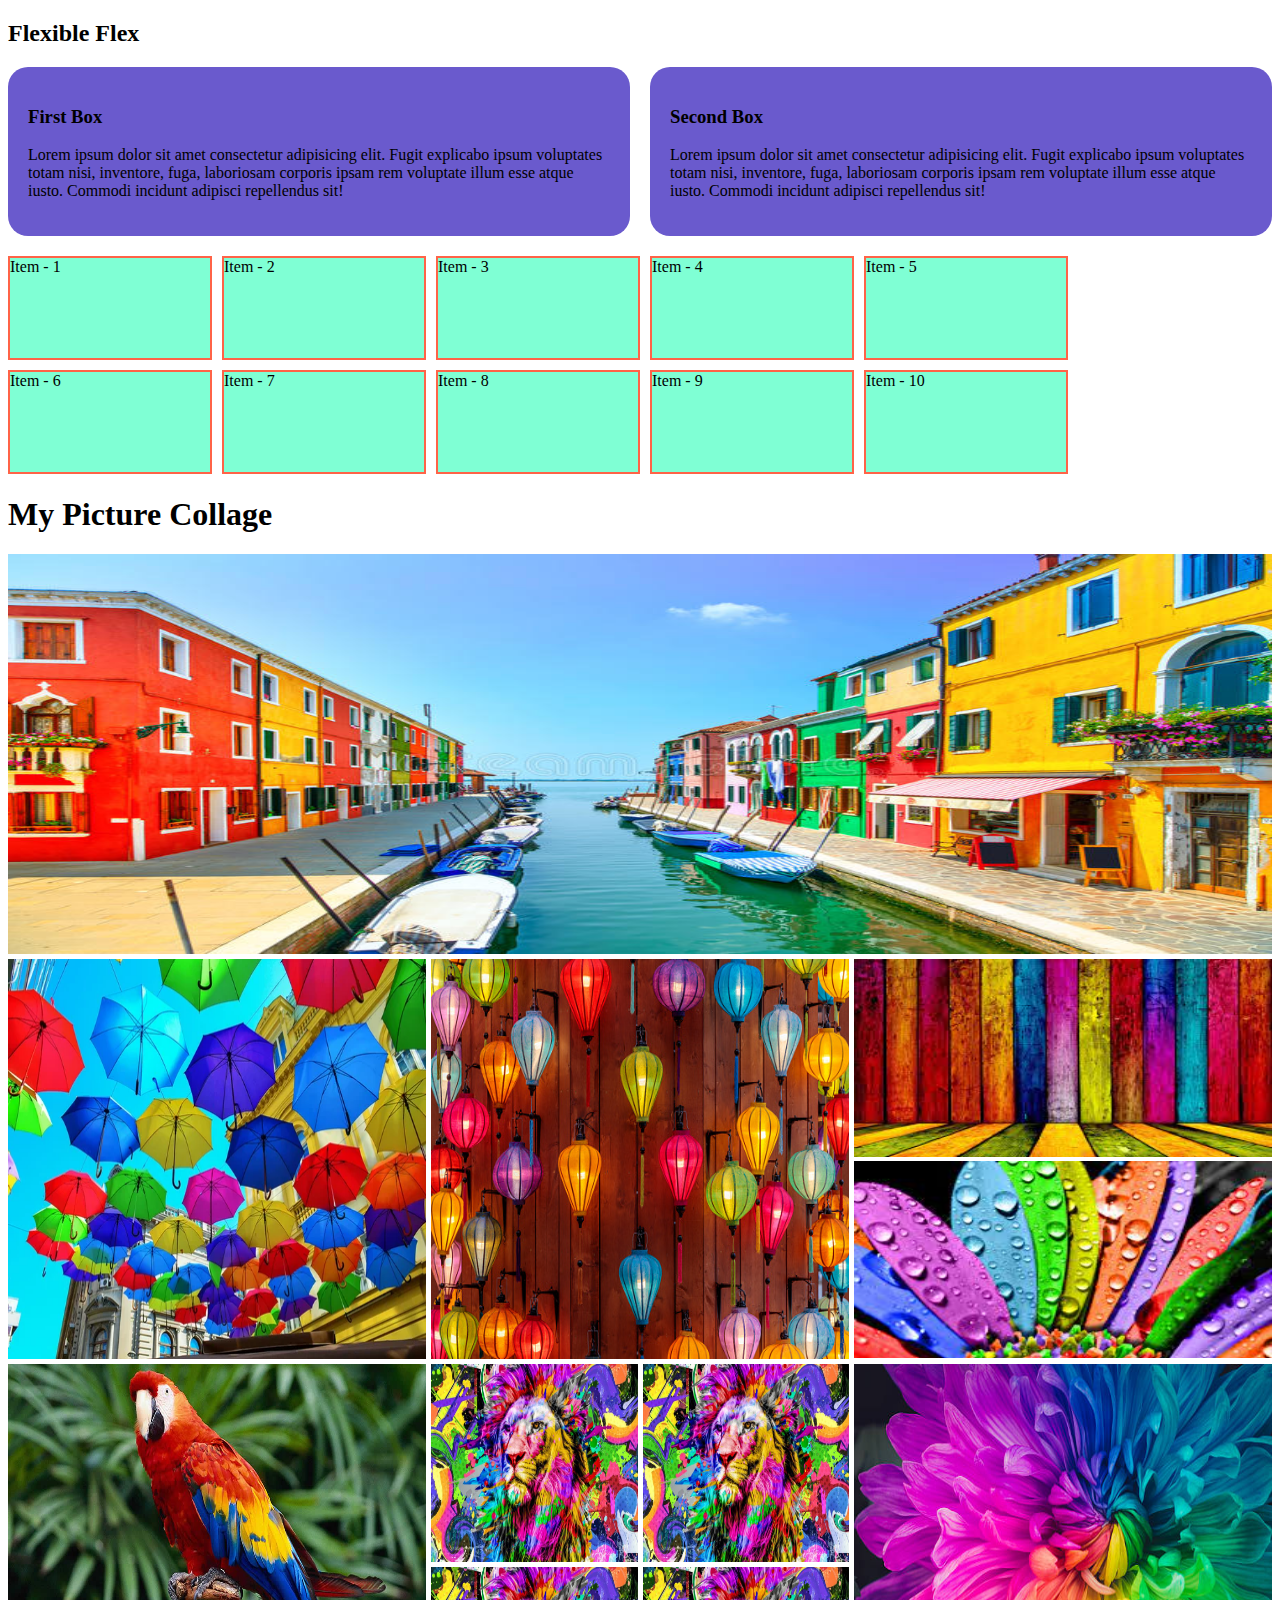
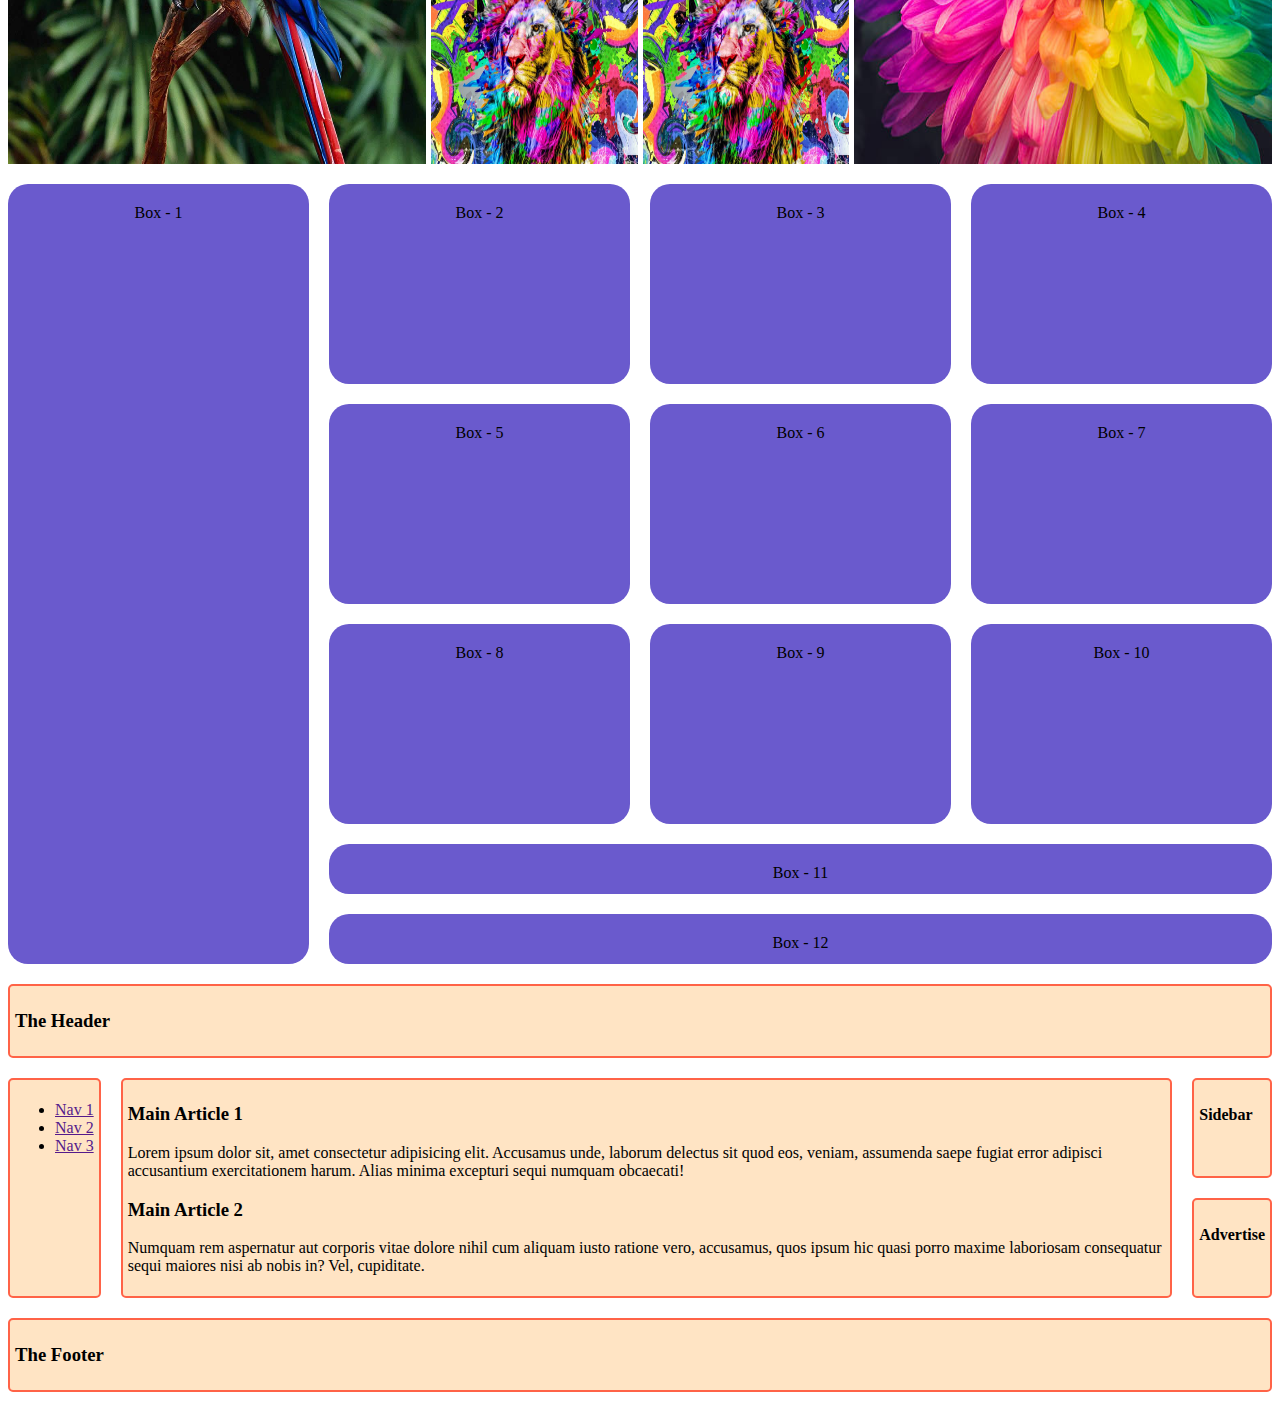
<file: Module_2.html>
<!DOCTYPE html>
<html lang="en">

<head>
    <meta charset="UTF-8">
    <meta name="viewport" content="width=device-width, initial-scale=1.0">
    <title>Document</title>
    <link rel="stylesheet" href="Styles/Module_2.css">
    <style>
        /* Flexbox Styles */
        .flexbox-container {
            display: flex;
            gap: 20px;
            margin-bottom: 20px;
        }

        .box {
            background-color: slateblue;
            padding: 20px;
            border-radius: 20px;
        }

        .flexbox-container2 {
            display: flex;
            flex-wrap: wrap;
            gap: 10px;
        }

        .item {
            width: 200px;
            height: 100px;
            background-color: aquamarine;
            border: 2px solid tomato;
        }

        /* Grid Styles */
        .grid-container {
            display: grid;
            grid-template-columns: repeat(4, 1fr);
            grid-template-rows: repeat(3, 200px) 50px 50px;
            gap: 20px;
            margin: 20px auto;
            text-align: center;
        }

        #box-1 {
            grid-row: span 5;
        }

        #box-11,
        #box-12 {
            grid-column: span 3;
        }

        @media screen and (max-width: 576px) {
            .flexbox-container {
                flex-direction: column;
            }
        }
    </style>
</head>

<body>
    <!-- Flexbox -->
    <h2>Flexible Flex</h2>
    <div class="flexbox-container">
        <div class="box">
            <h3>First Box</h3>
            <p>Lorem ipsum dolor sit amet consectetur adipisicing elit. Fugit explicabo ipsum voluptates totam nisi,
                inventore, fuga, laboriosam corporis ipsam rem voluptate illum esse atque iusto. Commodi incidunt
                adipisci repellendus sit!</p>
        </div>
        <div class="box">
            <h3>Second Box</h3>
            <p>Lorem ipsum dolor sit amet consectetur adipisicing elit. Fugit explicabo ipsum voluptates totam nisi,
                inventore, fuga, laboriosam corporis ipsam rem voluptate illum esse atque iusto. Commodi incidunt
                adipisci repellendus sit!</p>
        </div>
    </div>
    <div class="flexbox-container2">
        <div class="item">Item - 1</div>
        <div class="item">Item - 2</div>
        <div class="item">Item - 3</div>
        <div class="item">Item - 4</div>
        <div class="item">Item - 5</div>
        <div class="item">Item - 6</div>
        <div class="item">Item - 7</div>
        <div class="item">Item - 8</div>
        <div class="item">Item - 9</div>
        <div class="item">Item - 10</div>
    </div>

    <!-- Collage -->
    <section>
        <h1>My Picture Collage</h1>
        <div class="row">
            <img src="Images/A.jpg" alt="">
        </div>
        <div class="row">
            <div>
                <img src="Images/B.jpg" alt="">
            </div>
            <div>
                <img src="Images/C.jpg" alt="">
            </div>
            <div class="vertical-collage">
                <img src="Images/D.jpg" alt="">
                <img src="Images/E.jpg" alt="">
            </div>
        </div>
        <div class="row">
            <div>
                <img src="Images/F.jpg" alt="">
            </div>
            <div class="square-collage">
                <img src="Images/G.jpg" alt="">
                <img src="Images/G.jpg" alt="">
                <img src="Images/G.jpg" alt="">
                <img src="Images/G.jpg" alt="">
            </div>
            <div>
                <img src="Images/H.jpg" alt="">
            </div>
        </div>
    </section>

    <!-- Grid -->
    <div class="grid-container">
        <div class="box" id="box-1">Box - 1</div>
        <div class="box" id="box-2">Box - 2</div>
        <div class="box" id="box-3">Box - 3</div>
        <div class="box" id="box-4">Box - 4</div>
        <div class="box" id="box-5">Box - 5</div>
        <div class="box" id="box-6">Box - 6</div>
        <div class="box" id="box-7">Box - 7</div>
        <div class="box" id="box-8">Box - 8</div>
        <div class="box" id="box-9">Box - 9</div>
        <div class="box" id="box-10">Box - 10</div>
        <div class="box" id="box-11">Box - 11</div>
        <div class="box" id="box-12">Box - 12</div>
    </div>

    <!-- Layout -->
    <section class="layout-container">
        <header class="header">
            <h3>The Header</h3>
        </header>
        <nav class="nav">
            <ul>
                <li><a href="">Nav 1</a></li>
                <li><a href="">Nav 2</a></li>
                <li><a href="">Nav 3</a></li>
            </ul>
        </nav>
        <main class="main">
            <!-- article*2>h3{Main Article $}+p>lorem -->
            <article>
                <h3>Main Article 1</h3>
                <p>Lorem ipsum dolor sit, amet consectetur adipisicing elit. Accusamus unde, laborum delectus sit quod
                    eos,
                    veniam, assumenda saepe fugiat error adipisci accusantium exercitationem harum. Alias minima
                    excepturi
                    sequi numquam obcaecati!</p>
            </article>
            <article>
                <h3>Main Article 2</h3>
                <p>Numquam rem aspernatur aut corporis vitae dolore nihil cum aliquam iusto ratione vero, accusamus,
                    quos
                    ipsum hic quasi porro maxime laboriosam consequatur sequi maiores nisi ab nobis in? Vel, cupiditate.
                </p>
            </article>
        </main>

        <div class="sidebar">
            <h4>Sidebar</h4>
        </div>
        <div class="advertise">
            <h4>Advertise</h4>
        </div>

        <footer class="footer">
            <h3>The Footer</h3>
        </footer>
    </section>
</body>

</html>
</file>
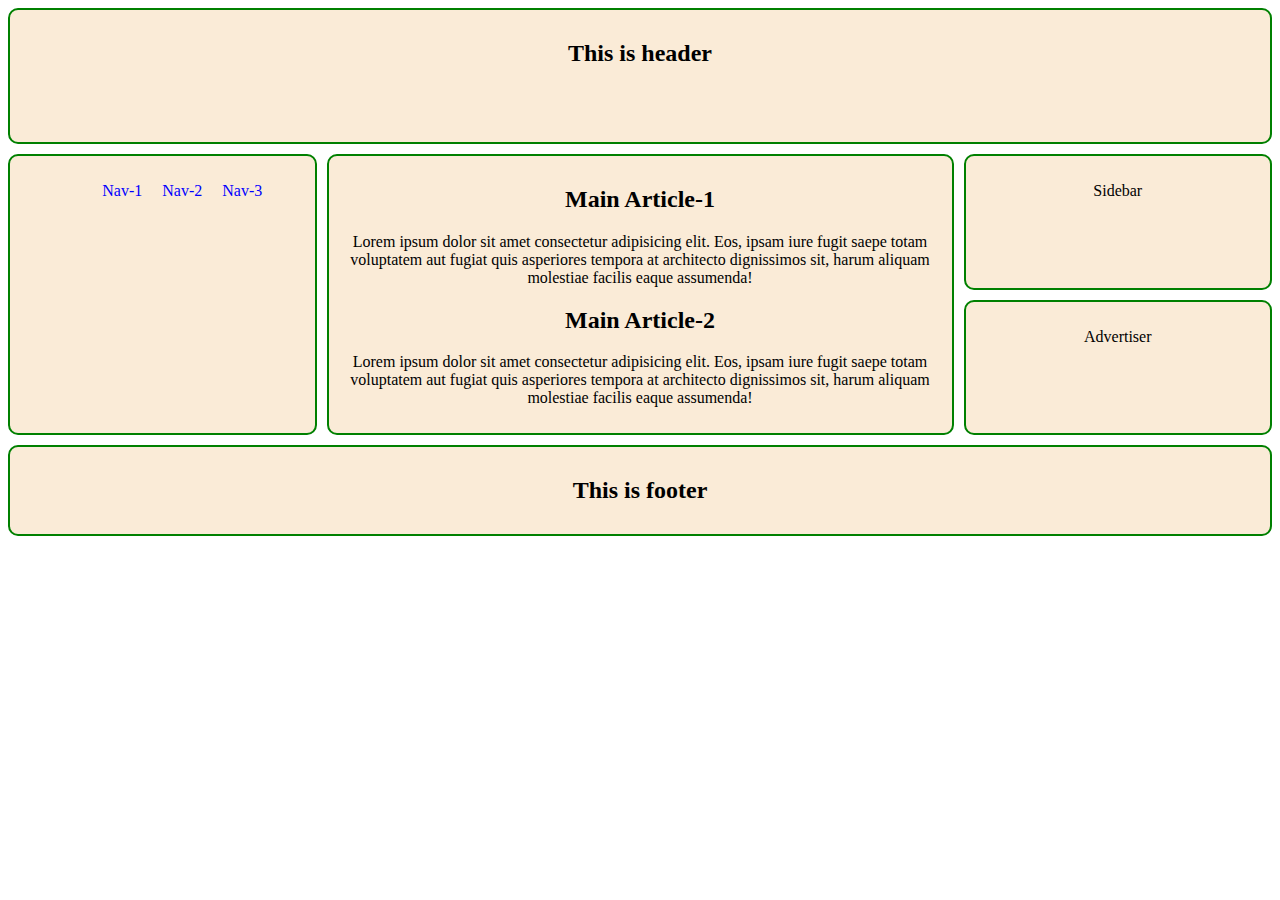
<file: test.html>
<!DOCTYPE html>
<html lang="en">

<head>
    <meta charset="UTF-8">
    <meta name="viewport" content="width=device-width, initial-scale=1.0">
    <title>Test</title>
    <link rel="stylesheet" href="test.css">
</head>

<body>
    <section class="container">
        <header class="header" id="h">
            <h2>This is header</h2>
        </header>
        <nav class="nav" id="n">
            <ul>
                <li><a href="">Nav-1</a></li>
                <li><a href="">Nav-2</a></li>
                <li><a href="">Nav-3</a></li>
            </ul>
        </nav>
        <div class="main" id="m">
            <h2>Main Article-1</h2>
            <p>Lorem ipsum dolor sit amet consectetur adipisicing elit. Eos, ipsam iure fugit saepe totam voluptatem
                aut fugiat quis asperiores tempora at architecto dignissimos sit, harum aliquam molestiae facilis
                eaque assumenda!</p>
            <h2>Main Article-2</h2>
            <p>Lorem ipsum dolor sit amet consectetur adipisicing elit. Eos, ipsam iure fugit saepe totam voluptatem
                aut fugiat quis asperiores tempora at architecto dignissimos sit, harum aliquam molestiae facilis
                eaque assumenda!</p>
        </div>
        <div class="sidebar">
            <p>Sidebar</p>
        </div>
        <div class="advertiser">
            <p>Advertiser</p>
        </div>
        <footer class="footer" id="f">
            <h2>This is footer</h2>
        </footer>
    </section>
</body>

</html>
</file>
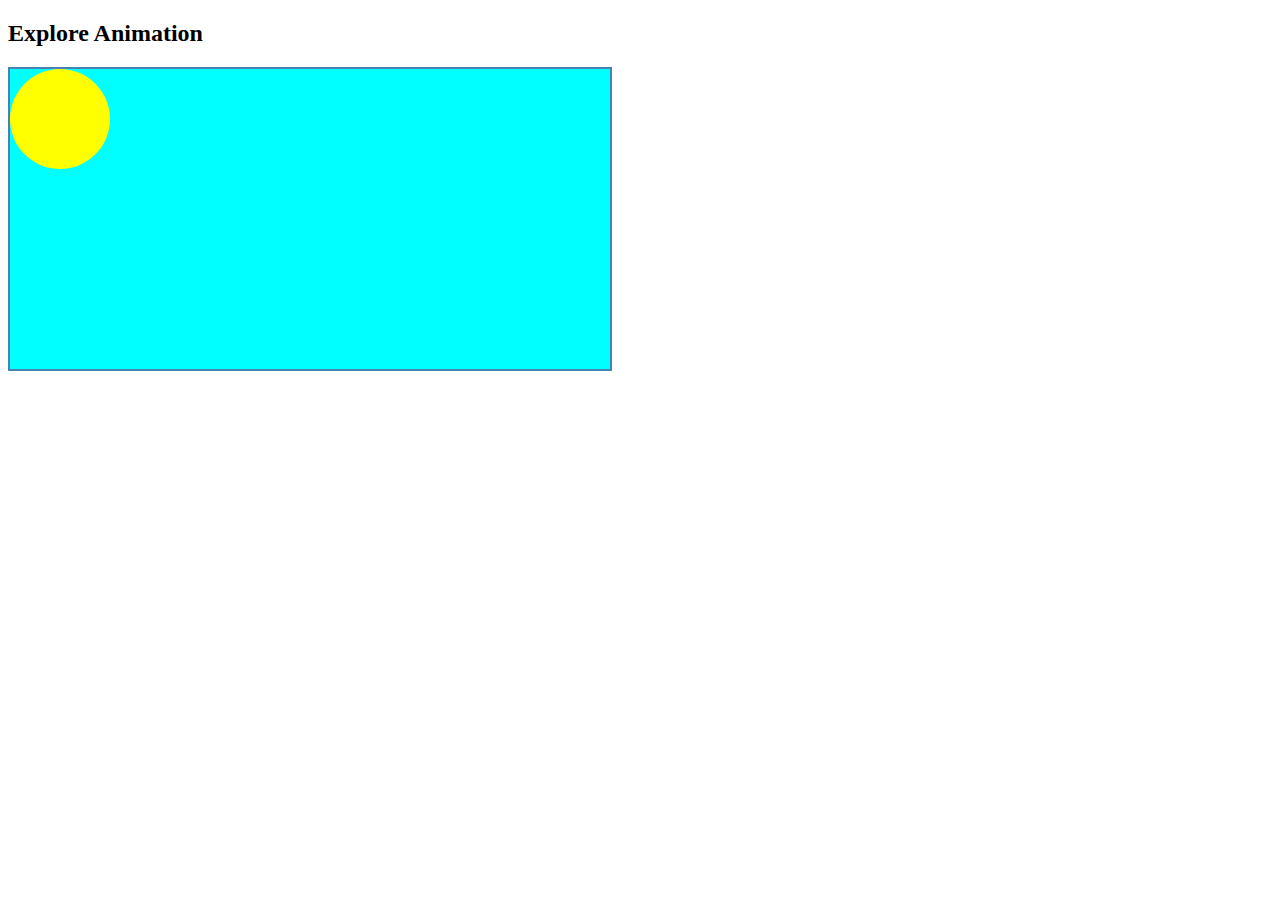
<file: Repository/CSS3 Features/animation.html>
<!DOCTYPE html>
<html lang="en">
<head>
    <meta charset="UTF-8">
    <meta name="viewport" content="width=device-width, initial-scale=1.0">
    <title>Document</title>
    <style>
        @keyframes ping-pong {
            from{
                left: 0;
            }
            to{
                left: 600px;
                background-color: red;
            }
        }

        @keyframes bounce {
            0%{
                top: 0px;
                left: 0px;
            }
            25%{
                  left: 150px;
                  top:200px;
                  background-color: red; 
            }
            50%{
                left:300px;
                top:0px;
                background-color: yellow;
            }
            100%{
                left:500px;
                top:200px;
                background-color: red;
            }
        }

        .stage{
            width: 600px;
            height: 300px;
            background-color: aqua;
            border: 2px solid steelblue;
        }
        .ball{
            width: 100px;
            height: 100px;
            border-radius: 50%;
            background-color: yellow;
            position: relative;
            /* animation: ping-pong 2s ease-in-out 1s infinite alternate; */
            animation: bounce 3s ease-in-out 1s infinite alternate;
        }
    </style>
</head>
<body>
    <h2>Explore Animation</h2>
    <div class="stage">
        <div class="ball"></div>
    </div>
</body>
</html>
</file>
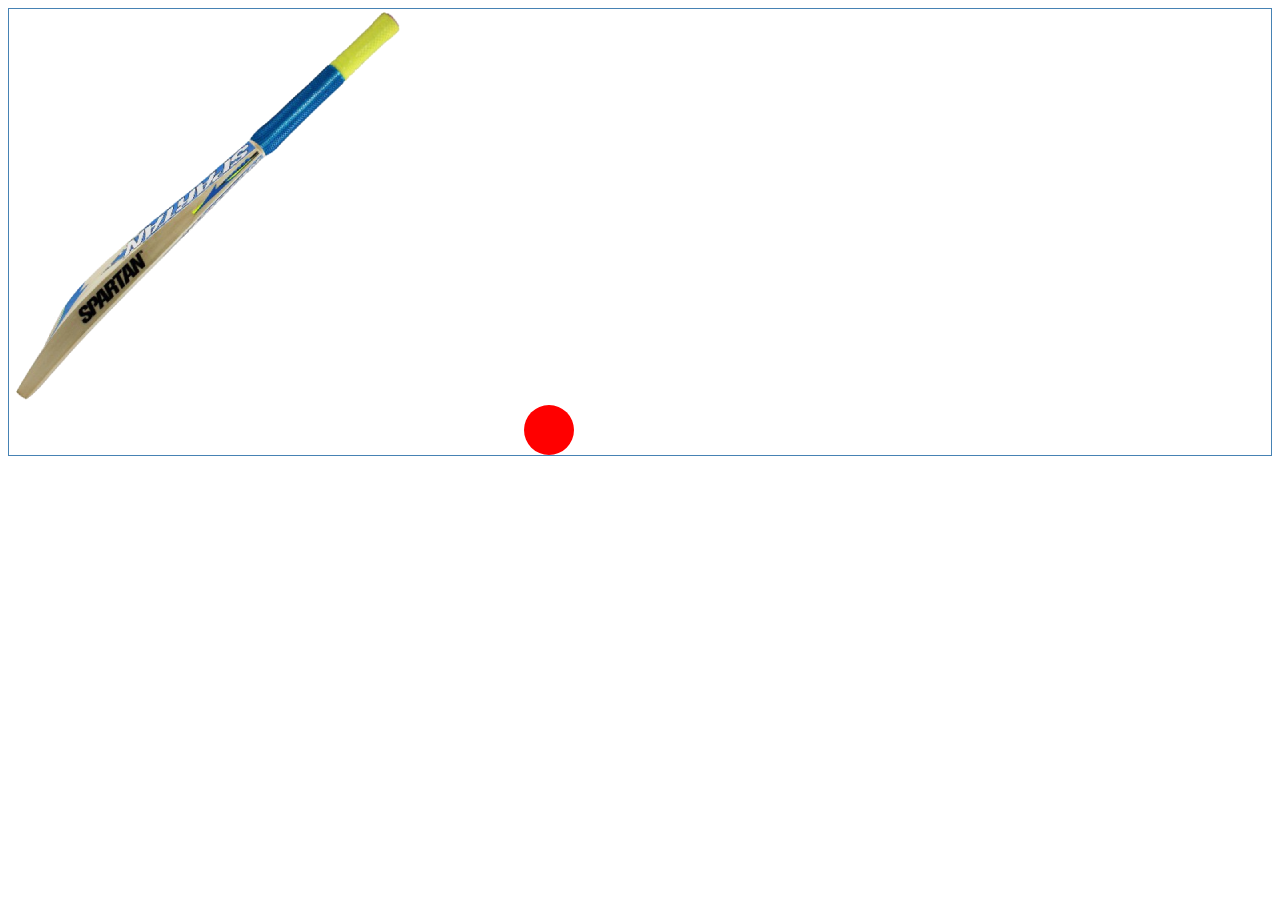
<file: Repository/CSS3 Features/cricket.html>
<!DOCTYPE html>
<html lang="en">
<head>
    <meta charset="UTF-8">
    <meta name="viewport" content="width=device-width, initial-scale=1.0">
    <title>Cricket height</title>
    <style>
        .field{
            border: 1px solid steelblue;
        }
        .bat{
            transition: transform 0.1s ease-in;
        }
        .ball{
            height: 50px;
            width: 50px;
            border-radius: 50%;
            background-color: red;
            position: relative;
            left: 515px;
            transition: transform 1s ease-out 0.2s;
        }
        .field:hover .bat{
            transform: rotate(-60deg);
            transform-origin: top right;
        }
        .field:hover .ball{
            transform: translate(1000px, -500px);
        }
        
    </style>
</head>
<body>
    <div class="field">
        <img src="images/bat.png" alt="" class="bat">
        <div class="ball"></div>
    </div>
</body>
</html>
</file>
<file: Responsive Bangladesh 2.0/Styles/style.css>
/* Font Style */
.fira_sans_normal {
    font-family: "Fira Sans", serif;
    font-optical-sizing: auto;
    font-style: normal;
    font-variation-settings:
        "wdth" 100;
}

/* Body Style */
body {
    background-color: #F5F5F5;
}

/* Banner Style */
.banner {
    display: flex;
    justify-content: center;
    align-items: center;
    gap: 64px;
    margin: 50px 160px 80px;
    background-color: #C6E4D6;
    padding: 50px;
    border-radius: 24px;
}

.banner_title {
    font-weight: 500;
    font-size: 18px;
    color: rgba(14, 14, 14, 0.50);
}

.banner_subtitle {
    font-weight: bold;
    color: #0E0E0E;
    font-size: 50px;
    margin-top: 16px;
    margin-bottom: 24px;
}

.banner_btn {
    font-weight: 600;
    font-size: 18px;
    background-color: #006A50;
    border: none;
    border-radius: 8px;
    padding: 17px 34px;
    color: #FFFFFF;
    transition: background-color 0.5s ease;
    cursor: pointer;
}

/* Vision Card Style */
.vision {
    margin: 80px 160px;
}

.vision_title {
    font-weight: bold;
    color: #0E0E0E;
    font-size: 40px;
    margin-bottom: 24px;
}

.vision_description {
    color: rgba(14, 14, 14, 0.70);
    margin-bottom: 32px;
}

.vision_cards {
    display: flex;
    gap: 24px;
}

.vision_card_1 {
    flex: 1;
    border-radius: 16px;
    background-color: rgba(84, 144, 245, 0.20);
    padding: 32px;
}

.vision_card_2 {
    flex: 1;
    border-radius: 16px;
    background-color: #C6E4D6;
    padding: 32px;
}

.vision_card_3 {
    flex: 1;
    border-radius: 16px;
    background-color: #F7EBCF;
    padding: 32px;
}

.vision_card_title {
    font-weight: bold;
    font-size: 20px;
    color: rgba(14, 14, 14, 0.80);
    margin-top: 24px;
    margin-bottom: 12px;
}

.vision_card_description {
    color: rgba(14, 14, 14, 0.70);
    margin-bottom: 24px;
}

.card_1_btn {
    background-color: #5490F5;
    border-radius: 8px;
    font-weight: 600;
    color: #FFFFFF;
    padding: 11px 20px;
    border: none;
    transition: background-color 0.5s ease;
    cursor: pointer;
}

.card_2_btn {
    background-color: #09A15C;
    border-radius: 8px;
    font-weight: 600;
    color: #FFFFFF;
    padding: 11px 20px;
    border: none;
    transition: background-color 0.5s ease;
    cursor: pointer;
}

.card_3_btn {
    background-color: #FFC239;
    border-radius: 8px;
    font-weight: 600;
    color: #FFFFFF;
    padding: 11px 20px;
    border: none;
    transition: background-color 0.5s ease;
    cursor: pointer;
}

/* Recent News Style */
.recent_news {
    margin: 80px 160px;
}

.recent_news_title {
    font-weight: bold;
    font-size: 40px;
    color: #0E0E0E;
    margin-bottom: 24px;
}

.recent_news_description {
    color: rgba(14, 14, 14, 0.70);
    margin-bottom: 32px;
}

.news {
    display: flex;
    border-radius: 24px;
    background-color: #FFFFFF;
    margin-bottom: 24px;
    gap: 32px;
    padding: 48px;
}

.news_title {
    font-weight: bold;
    font-size: 32px;
    color: rgba(14, 14, 14, 0.80);
    margin-bottom: 12px;
    margin-top: 0px;
}

.news_date_time {
    color: rgba(14, 14, 14, 0.70);
    margin-top: 12px;
}

.news_description {
    color: rgba(14, 14, 14, 0.70);
    margin-top: 12px;
    margin-bottom: 32px;
}

.news_btn {
    font-weight: 600;
    font-size: 18px;
    color: #FFFFFF;
    padding: 13px 26px;
    border-radius: 8px;
    background-color: #006A50;
    border: none;
    transition: background-color 0.5s ease;
    cursor: pointer;
}

.satellite_img {
    border-radius: 24px;
}

/* Donate Now Style */
.donation {
    margin: 80px 160px;
}

.donation_title {
    font-weight: bold;
    font-size: 40px;
    color: #0E0E0E;
    text-align: center;
    margin-bottom: 24px;
}

.donation_description {
    color: rgba(14, 14, 14, 0.70);
    text-align: center;
    margin: 0 90px 32px;
}

.donation_amounts {
    display: flex;
    gap: 24px;
    margin: 0 100px;
    justify-content: center;
    margin-bottom: 32px;
}

.donation_amount {
    border-radius: 16px;
    padding: 38px;
    background-color: #FFFFFF;
    font-size: 36px;
    font-weight: bold;
    color: rgba(14, 14, 14, 0.80);
    transition: background-color 0.5s ease;
    cursor: pointer;
}

.donation_amount_colored {
    border-radius: 16px;
    padding: 38px;
    background-color: #C6E4D6;
    font-size: 36px;
    font-weight: bold;
    color: rgba(14, 14, 14, 0.80);
    transition: background-color 0.5s ease;
    cursor: pointer;
}

/* Hover Effect Style */
.hover_effect:hover {
    background-color: #b3e6ff;
}

.hover_effect_btn:hover {
    background-color: #004080;
}

.donation input[type="number"] {
    display: block;
    width: 100%;
    height: 60px;
    border: none;
    margin-bottom: 32px;
    text-align: center;
    font-size: 20px;
}

::placeholder {
    opacity: 0.4;
}

input[type=number]::-webkit-inner-spin-button,
input[type=number]::-webkit-outer-spin-button {
    -webkit-appearance: none;
    margin: 0;
}

.donation_form {
    margin: 0 124px;
    text-align: center;
}

.donation input[type="submit"] {
    font-weight: 600;
    font-size: 18px;
    color: #FFFFFF;
    background-color: #006A50;
    border-radius: 8px;
    border: none;
    padding: 17px 34px;
    transition: background-color 0.5s ease;
    cursor: pointer;
}

.donation input[type="submit"]:hover {
    background-color: #004080;
}

/* Newsletter Style */
.newsletter {
    margin: 80px 160px;
    border-radius: 24px;
    background-color: #C6E4D6;
    padding: 80px 265px;
}

.newsletter_title {
    font-weight: bold;
    font-size: 40px;
    color: #0E0E0E;
    text-align: center;
    margin-top: 0;
    margin-bottom: 16px;
}

.newsletter_description {
    color: rgba(14, 14, 14, 0.70);
    text-align: center;
    margin-bottom: 24px;
}

.newsletter_promise {
    color: rgba(14, 14, 14, 0.70);
    text-align: center;
}

.newsletter_form {
    display: flex;
    justify-content: center;
}

.newsletter input[type="email"] {
    width: 600px;
    height: 53px;
    border: none;
    border-radius: 8px 0 0 8px;
    padding-left: 40px;
}

.newsletter input[type="submit"] {
    font-weight: 600;
    font-size: 18px;
    color: #FFFFFF;
    background-color: #006A50;
    border-radius: 0 8px 8px 0;
    border: none;
    padding: 17px 34px;
    transition: background-color 0.5s ease;
    cursor: pointer;
}

.newsletter input[type="submit"]:hover {
    background-color: #004080;
}

/* Quote Styles */
.quote {
    margin: 80px 160px;
    background-color: #FFFFFF;
    border-radius: 16px;
}

.quotation {
    padding-top: 55px;
    padding-bottom: 30px;
    color: rgba(14, 14, 14, 0.80);
    background-image: url("../assets/quote-bg.png");
    background-repeat: no-repeat;
    background-position: 0 28px;
}

.quotation_teller {
    font-weight: 600;
    font-size: 20px;
    color: rgba(14, 14, 14, 0.80);
    margin-top: 12px;
    margin-bottom: 4px;
}

.quotation_teller_role {
    color: rgba(14, 14, 14, 0.60);
    font-weight: 400;
    margin-top: 0;
}

/* Navigation Style */
nav {
    display: flex;
    margin: 0 160px;
    justify-content: space-between;
    align-items: center;
}

nav a {
    text-decoration: none;
}

.nav_title {
    font-weight: bold;
    font-size: 32px;
    color: #0E0E0E;
}

.nav_btn {
    font-weight: 600;
    font-size: 18px;
    color: #006A50;
    padding: 15px 30px;
    border-radius: 8px;
    border: 2px solid #006A50;
    transition: background-color 0.5s ease;
    cursor: pointer;
}

.nav_btn:hover {
    background-color: #004080;
    color: #FFFFFF;
}

/* Pillars Card Style */
.pillars {
    margin: 80px 160px;
}

.pillars_title {
    font-weight: bold;
    font-size: 40px;
    color: #0E0E0E;
    margin-bottom: 32px;
}

.pillars_cards {
    display: flex;
    gap: 24px;
}

.pillars_card {
    border-radius: 16px;
    background-color: #FFFFFF;
    padding: 24px;
    flex: 1;
    transition: background-color 0.5s ease;
}

.pillars_card:hover {
    background-color: #C6E4D6;
}

.card_img {
    margin-bottom: 24px;
}

.card_title {
    font-weight: bold;
    font-size: 20px;
    color: rgba(14, 14, 14, 0.80);
    margin-bottom: 12px;
}

.card_description {
    color: rgba(14, 14, 14, 0.70);
    margin-bottom: 24px;
}

/* Opinion Style */
.opinion {
    margin: 80px 160px;
}

.opinion_title {
    font-weight: bold;
    font-size: 40px;
    color: #0E0E0E;
    margin-bottom: 24px;
}

.opinion_table {
    border-radius: 16px;
    background-color: #FFFFFF;
    padding: 32px;
}

.opinion table,
th,
td {
    border: 1px solid rgba(14, 14, 14, 0.30);
    border-collapse: collapse;
}

.opinion table {
    width: 100%;
}

.opinion th,
td {
    padding: 20px;
    text-align: left;
}

.opinion table th {
    font-weight: 600;
    font-size: 20px;
    background-color: #C6E4D6;
    color: #0E0E0E;
}

.opinion table td {
    font-weight: 600;
    color: #0E0E0E;
}

.opinion select {
    font-weight: 600;
    color: #0E0E0E;
    background-color: #C6E4D6;
    border-radius: 4px;
    padding: 12.5px 16.5px;
}

.opinion select option {
    font-weight: 600;
}

.opinion_column {
    width: 200px;
    text-align: center;
}

/* Footer Style */
footer {
    background-color: #FFFFFF;
}

.footer_title {
    text-align: center;
    font-weight: bold;
    font-size: 32px;
    color: #0E0E0E;
    padding-top: 50px;
    margin-bottom: 32px;
}

footer hr {
    width: 1120px;
    border: 1px solid rgba(14, 14, 14, 0.10);
}

.footer_img {
    display: flex;
    justify-content: center;
    gap: 25px;
    margin-top: 32px;
    padding-bottom: 50px;
}

.hide {
    display: none;
}

@media screen and (max-width:576px) {

    /* Navigation Styles */
    nav {
        margin: 0 15px;
    }

    .nav_title {
        font-size: 30px;
    }

    .nav_btn {
        padding: 10px 20px;
    }

    /* Banner Styles */
    .banner {
        flex-direction: column-reverse;
        gap: 30px;
        margin: 20px 15px 30px;
        padding: 30px 15px;
        border-radius: 15px;
    }

    .banner_img {
        width: 100%;
    }

    .banner_subtitle {
        font-size: 35px;
        margin-top: 16px;
        margin-bottom: 24px;
    }

    .banner_btn {
        font-size: 18px;
        border-radius: 6px;
        padding: 15px 30px;
    }

    /* Pillars Card Style */
    .pillars {
        margin: 35px 15px;
    }

    .pillars_title {
        font-size: 35px;
        margin-bottom: 30px;
    }

    .pillars_cards {
        gap: 20px;
        flex-direction: column;
    }

    .pillars_card {
        border-radius: 12px;
    }

    /* Vision Card Style */
    .vision {
        margin: 0px 15px;
    }

    .vision_title {
        font-size: 35px;
    }

    .vision_cards {
        flex-direction: column;
        gap: 20px;
    }

    .vision_card_1 {
        border-radius: 12px;
    }

    .vision_card_2 {
        border-radius: 12px;
    }

    .vision_card_3 {
        border-radius: 12px;
    }

    /* Quote Styles */
    .quote {
        margin: 35px 15px;
        border-radius: 12px;
    }

    .quotation {
        padding-top: 50px;
        padding-bottom: 25px;
        background-position: 0 22px;
    }

    /* Opinion Style */
    .opinion {
        margin: 0px 15px;
    }

    .opinion_title {
        font-size: 35px;
    }

    .opinion_table {
        border-radius: 12px;
        padding: 15px;
    }

    .opinion th,
    td {
        padding: 12px;
    }

    .opinion table th {
        font-size: 18px;
    }

    .opinion table td {
        font-size: 13px;
    }


    .opinion select {
        border-radius: 4px;
        padding: 10px 12px;
    }

    .opinion_column {
        width: 80px;
        text-align: center;
    }

    .opinion_column select {
        width: 130px;
    }

    /* Recent News Style */
    .recent_news {
        margin: 35px 15px;
    }

    .recent_news_title {
        font-size: 35px;
        margin-bottom: 20px;
    }

    .recent_news_description {
        margin-bottom: 30px;
    }

    .news {
        flex-direction: column;
        border-radius: 15px;
        margin-bottom: 20px;
        gap: 25px;
        padding: 15px;
    }

    .news_title {
        font-size: 30px;
    }

    .satellite_img {
        border-radius: 12px;
        width: 100%;
    }

    /* Donate Now Style */
    .donation {
        margin: 0px 15px;
    }

    .donation_title {
        font-size: 35px;
        margin-bottom: 20px;
    }

    .donation_description {
        margin: 0 15px 20px;
        text-align: justify;
    }

    .donation_amounts {
        flex-direction: column;
        gap: 20px;
        margin: 0 50px;
        margin-bottom: 30px;
    }

    .donation_amount {
        border-radius: 12px;
        font-size: 34px;
        text-align: center;
    }

    .donation_amount_colored {
        border-radius: 12px;
        font-size: 34px;
        text-align: center;
    }

    .donation input[type="number"] {
        display: block;
        width: 100%;
        height: 50px;
        margin-bottom: 30px;
        font-size: 18px;
    }

    .donation_form {
        margin: 0 50px;
        text-align: center;
    }

    .donation input[type="submit"] {
        border-radius: 6px;
        padding: 14px 28px;
    }

    /* Newsletter Style */
    .newsletter {
        margin: 35px 15px;
        border-radius: 15px;
        padding: 20px 15px;
    }

    .newsletter_title {
        font-size: 35px;
    }

    .newsletter_description {
        text-align: center;
        margin-bottom: 22px;
    }

    .newsletter_form {
        flex-direction: column;
        align-items: center;
        gap: 10px;
    }

    .newsletter input[type="email"] {
        max-width: calc(100% - 22px);
        height: 43px;
        border: none;
        border-radius: 6px;
        padding-left: 20px;
        
    }
    .email_input{
        width: 280px;
    }

    .newsletter input[type="submit"] {
        font-size: 18px;
        border-radius: 6px;
        padding: 12px 24px;
    }

    /* Footer Style */
    .footer_title {
        font-size: 30px;
        padding-top: 30px;
        margin-bottom: 25px;
    }

    footer hr {
        width: calc(100% - 60px);
    }

    .footer_img {
        margin-top: 25px;
        padding-bottom: 30px;
    }
}
</file>
<file: Responsive Restaurant Project/Style/style.css>
/*
To design a webpage, the following steps should be followed-
1. Find the HTML elements in it
2. By clicking on the font find the font name and then from google fonts import it at CSS file
3. Write the HTML code and give them different ID's and classes to design them
4. By using device.io find device width and the percentage of the give .fig file
5. To design padding, margin, font, color grading etc. click on the respected items and use the code from Pixso website.
*/

@import url('https://fonts.googleapis.com/css2?family=Work+Sans:ital,wght@0,100..900;1,100..900&display=swap');

/* font-family: "Work Sans", serif; */
* {
    margin: 0;
    padding: 0;
}

.btn {
    padding: 17px 26px 17px 26px;
    color: rgb(255, 255, 255);
    font-family: Work Sans;
    font-size: 16px;
    font-weight: 600;
    line-height: 18px;
    letter-spacing: 0%;
    text-align: center;
    border-radius: 6px;
    background: rgb(82, 195, 3);
    border: none;
    cursor: pointer;
}

.btn_container {
    text-align: center;
}

#hero {
    /* background-color: tomato; */
    /* background-image: url("../assets/hero-bg.png"); */
    background: linear-gradient(0.00deg, rgb(9, 9, 9) 2.884%, rgba(16, 16, 16, 0) 101.034%), url("../assets/hero-bg.png");
    background-repeat: no-repeat;
    background-size: cover;
    background-position: center;
    height: 735px;
    display: flex;
    justify-content: center;
    align-items: center;
}

#hero .hero_content {
    width: 818px;
    /* margin-right: auto; */
    /* margin-left: auto; */
    /* margin: 0 auto; */
    /* Instead of this we used flexbox property in #hero to align it at center */
}

#hero .hero_content .subtitle {
    opacity: 0.8;
    color: rgb(255, 255, 255);
    font-family: Work Sans;
    font-size: 26px;
    font-weight: 600;
    line-height: 30px;
    letter-spacing: 0%;
    text-align: center;
    margin-bottom: 13px;
}

#hero .hero_content .title {
    color: rgb(255, 255, 255);
    font-family: Work Sans;
    font-size: 51px;
    font-weight: 700;
    line-height: 64px;
    letter-spacing: 0%;
    text-align: center;
    margin-bottom: 19px;
}

#hero .hero_content .description {
    opacity: 0.7;
    color: rgb(255, 255, 255);
    font-family: Work Sans;
    font-size: 15px;
    font-weight: 500;
    line-height: 22px;
    letter-spacing: 0%;
    text-align: center;
    margin-bottom: 26px;
}

#card_box {
    width: 1056px;
    height: 594px;
    margin: 134px 147px 240px 240px;
}

#card_box .info {}

#card_box .title {
    color: rgb(16, 16, 16);
    font-family: Work Sans;
    font-size: 38px;
    font-weight: 700;
    line-height: 51px;
    letter-spacing: 0%;
    text-align: center;
}

#card_box .subtitle {
    color: rgb(16, 16, 16);
    font-family: Work Sans;
    font-size: 19px;
    font-weight: 500;
    line-height: 22px;
    letter-spacing: 0%;
    text-align: center;
    opacity: 0.6;
    margin-bottom: 13px;
}

.card_container {
    margin-top: 38px;
    display: flex;
    justify-content: space-between;
}

.card {
    max-width: 339px;
    /* max-height: 226px; */
    display: flex;
    flex-direction: column;
    justify-content: center;
    align-items: center;
}

.card .image_box {
    width: 339px;
    /* height: 226px; */
}

.card .image_box img {
    width: 100%;
    /* height: 100%; */
}

.card .shop {
    /* text-align: center; */
    /* Instead of this we used flexbox property in #hero to align it at center */
    border-radius: 6px;
    background: rgba(82, 195, 3, 0.15);
    padding: 11px 26px 11px 26px;
    color: rgb(16, 16, 16);
    font-family: Work Sans;
    font-size: 19px;
    font-weight: 600;
    line-height: 22px;
    letter-spacing: 0%;
    text-align: center;
    margin-top: 26px;
    margin-bottom: 19px;
}

#card_box .card_container .card_title {
    margin-bottom: 19px;
    color: rgb(16, 16, 16);
    font-family: Work Sans;
    font-size: 40px;
    font-weight: 600;
    line-height: 47px;
    letter-spacing: 0%;
    text-align: center;
}
#card_box .card_container .card_subtitle{
    opacity: 0.7;
    color: rgb(16, 16, 16);
    font-family: Work Sans;
    font-size: 18px;
    font-weight: 500;
    line-height: 28px;
    letter-spacing: 0%;
    text-align: center;
    margin-bottom: 51px;
}
</file>
<file: Repository/G3 Architects Website/styles/architects.css>
@import url('https://fonts.googleapis.com/css2?family=Work+Sans:ital,wght@0,100..900;1,100..900&display=swap');


.work-sans-font {
  font-family: "Work Sans", sans-serif;
  font-optical-sizing: auto;
  font-weight: 400;
  font-style: normal;
}

/* shared styles */
.display-flex{
    display: flex;
}

.text-primary{
    color: #FF900E;
}

/* dark 02 */
.text-gray{
    color: #424242;
}

/* dark 03 */
.text-light-gray{
    color: #727272;
}

.bg-light{
    background-color: rgba(255, 144, 14, 0.1);
}

.btn-primary{
    background-color: #FF900E;
    color: white;
    padding: 20px 25px;
    font-size: 1.25rem;
    font-weight: 600;
    border-radius: 8px;
    border: none;
}

main{
    max-width: 1440px;
    margin: 0 auto;
}

main > section{
    margin-top: 130px;
}

.section-title{
    font-size: 2.8rem;
    font-weight: 700;
}

/* header styles */

/* navbar related styles */
.navbar{
    justify-content: space-between;
    align-items: center;
}

.brand{
    font-weight: 700;
    font-size: 3rem;
}
.nav-item{
    list-style: none;
    margin-right: 30px;
}

.nav-link{
    text-decoration: none;
    font-weight: 500;
}

.navbar, .banner{
    max-width: 1440px;
    margin: 0 auto;
}

/* banner related styles */
.banner-content{
    max-width: 850px;
    margin: 0 auto;
    text-align: center;
    margin-bottom: 50px;
}

.banner-title{
    font-weight: 700;
    font-size: 4rem;
}

.banner-image{
    width: 100%;
}

/* team and feature related styles */
.teams{
    align-items: center;
}

.team-img-container{
    display: grid;
    grid-template-columns: repeat(2, 1fr);
    gap: 24px;
}

.our-features{
    margin-left: 130px;
    max-width: 530px;
}

#quick-list{
    font-weight: 500;
}

/* features section related styles */

.features{
    gap: 140px;
}

#feature-section-title{
    border-left: 5px solid #FF900E;
    padding-left: 20px;
}

.feature-card{
    padding: 30px;
    border-radius: 8px;
    box-shadow: 0 4px 30px 0 rgba(0, 0, 0, 0.06);
    margin-bottom: 20px;
}

.feature-card .feature-title{
    font-weight: 600;
    font-size: 1.25rem;
    margin-top: 0px;
    margin-bottom: 0px;
}

#experience-badge{
    padding: 45px 42px;
    font-size: 1.5rem;
    font-weight: 500;
    margin-left: -100px;
    margin-top: -100px;
}

#experience-year{
    font-size: 4rem;
    font-weight: 700;
}

.featured-architect img{
    width: 100%;
}

/* some facts related styles */
.facts-container{
    display: grid;
    grid-template-columns: repeat(4, 1fr);
}
.fact-card{
    border: 1px solid #FF900E;
    width: 240px;
    height: 240px;
    border-radius: 8px;
    text-align: center;
    align-items: center;
    justify-content: center;
}

.fact-number{
    font-size: 2.8rem;
    font-weight: 600;
    margin-top: 5px;
    margin-bottom: 10px;
}

.fact-name{
    font-size: 1.25rem;
    font-weight: 600;
    margin-top: 10px;
}

.fact-description{
    max-width: 540px;
}


/* sponsor related styles */
.sponsor-info{
    max-width: 540px;
    margin: 50px auto;
    text-align: center;
}

.sponsor-companies{
    display: grid;
    grid-template-columns: repeat(5, 1fr);
}

.sponsor-companies img{
    filter: grayscale(100%);
}


/* responsive media query */
@media screen and (max-width: 576px) {
    .navbar, 
    .nav-links, 
    .features,
    .teams{
        flex-direction: column;
    }

    .team-img-container, 
    .facts-container, 
    .sponsor-companies
    {
        grid-template-columns: 1fr;
    }

    .facts-container{
        justify-items: center;
        gap: 24px;
    }

    .sponsor-companies{
        justify-items: center;
        gap: 50px;
    }

    .our-features{
        margin-left: 20px;
    }

    #experience-badge{
        margin-top: 20px;
        margin-left: 20px;
    }
}

/* medium size device */
@media screen and (min-width: 576px) and (max-width: 992px) {
    .teams, .features{
        flex-direction: column;
    }
    .our-features{
        margin: 50px auto;
    }

    .sponsor-companies, .facts-container {
        grid-template-columns: repeat(2, 1fr);
        gap: 50px;
        justify-items: center;
    }

    #experience-badge{
        margin-top: 20px;
        margin-left: 20px;
    }
}
</file>
<file: Styles/Module_2.css>
/* Collage Styles */
img {
    width: 100%;
    height: 100%;
}

.row {
    height: 400px;
    display: flex;
    gap: 5px;
    margin-bottom: 5px;
}

.row>div {
    flex: 1;
}

.vertical-collage img {
    height: calc((100% - 5px)/2);
}

.square-collage {
    display: grid;
    grid-template-columns: repeat(2, 1fr);
    flex-wrap: wrap;
    gap: 5px;
}

/* Layout Styles */
.header,
.nav,
.main,
.sidebar,
.advertise,
.footer {
    background-color: bisque;
    border: 2px solid tomato;
    padding: 5px;
    border-radius: 5px;
}

.header {
    grid-area: header;
}

.nav {
    grid-area: nav;
}

.main {
    grid-area: main;
}

.sidebar {
    grid-area: sidebar;
}

.advertise {
    grid-area: advertise;
}

.footer {
    grid-area: footer;
    margin-bottom: 20px;
}

.layout-container {
    display: grid;
    gap: 20px;
    grid-template-areas:
        "header  header  header  header"
        "nav     main    main    sidebar"
        "nav     main    main    advertise"
        "footer  footer  footer  footer"
    ;
}

@media screen and (max-width: 576px) {
    .container {
        grid-template-areas:
            "header"
            "nav"
            "main"
            "sidebar"
            "advertise"
            "footer"
        ;
    }
}

@media screen and (min-width:576px) and (max-width:992px) {
    .container {
        grid-template-areas:
            "header header header"
            "nav    nav     nav"
            "sidebar main  main"
            "advertise footer footer"
        ;
    }
}

/* Responsive Media Query of Collage Styles */
@media screen and (max-width:576px) {
    .row {
        flex-direction: column;
        height: auto;
    }

    .square-collage {
        grid-template-columns: 1fr;
    }
}

/* medium devices */
@media screen and (min-width: 576px) and (max-width: 992px) {
    .row {
        flex-direction: column;
        height: auto;
    }
}
</file>
<file: test.css>
.header,
.nav,
.main,
.sidebar,
.advertiser,
.footer {
    background-color: antiquewhite;
    border: 2px solid green;
    border-radius: 10px;
    padding: 10px;
    text-align: center;
}

.nav ul {
    display: flex;
    gap: 20px;
    justify-content: center;
}

.nav ul li {
    list-style: none;
}

.nav ul li a {
    text-decoration: none;
    color: blue;
}

.container {
    display: grid;
    grid-template-columns: repeat(4, 1fr);
    grid-template-rows: repeat(3, 1fr);
    gap: 10px;
}

#h {
    grid-column: span 4;
}

#m {
    grid-column: span 2;
    grid-row: span 2;
}

#n {
    grid-row: span 2;
}
#f{
    grid-column: span 4;
}
</file>
